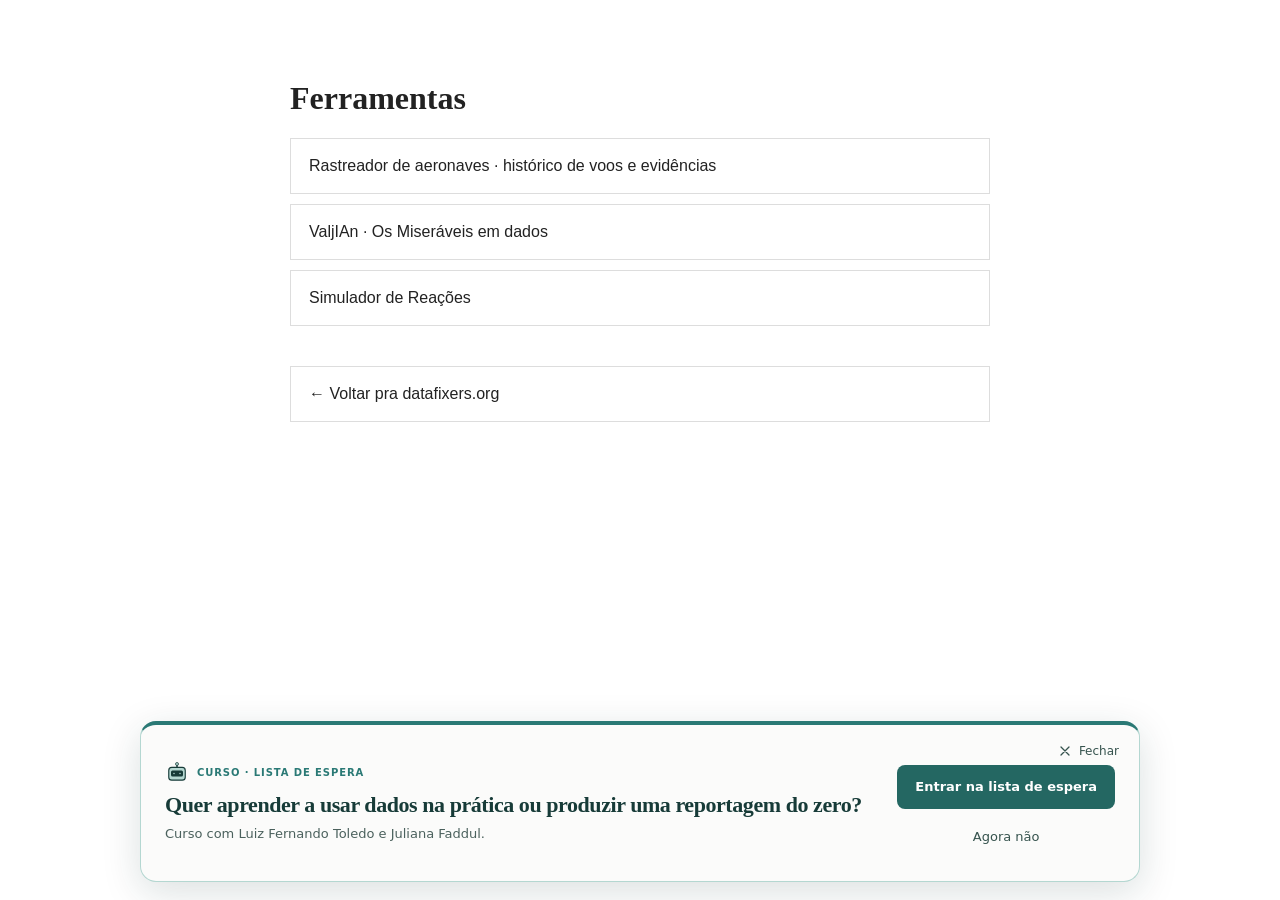
<file: index.html>
<!DOCTYPE html><html lang="pt-BR"><head><meta charset="UTF-8">
<title>Ferramentas · Data Fixers</title>
<style>body{font-family:-apple-system,sans-serif;max-width:700px;margin:80px auto;padding:0 20px;color:#222}h1{font-family:'Playfair Display',Georgia,serif}a{display:block;padding:18px;margin:10px 0;border:1px solid #ddd;text-decoration:none;color:#222}a:hover{background:#fafafa;border-color:#222}</style>
  <script defer src="/assets/course-banner.js?v=20261028-course3" data-df-course-loader></script>
</head>
<body><h1>Ferramentas</h1>
<a href="/rastreador-aeronaves/">Rastreador de aeronaves · histórico de voos e evidências</a>
<a href="/valjian/">ValjIAn · Os Miseráveis em dados</a>
<a href="/simulador-reacoes/">Simulador de Reações</a>
<p style="margin-top:40px;color:#888"><a href="https://datafixers.org">← Voltar pra datafixers.org</a></p>
</body></html>
</file>
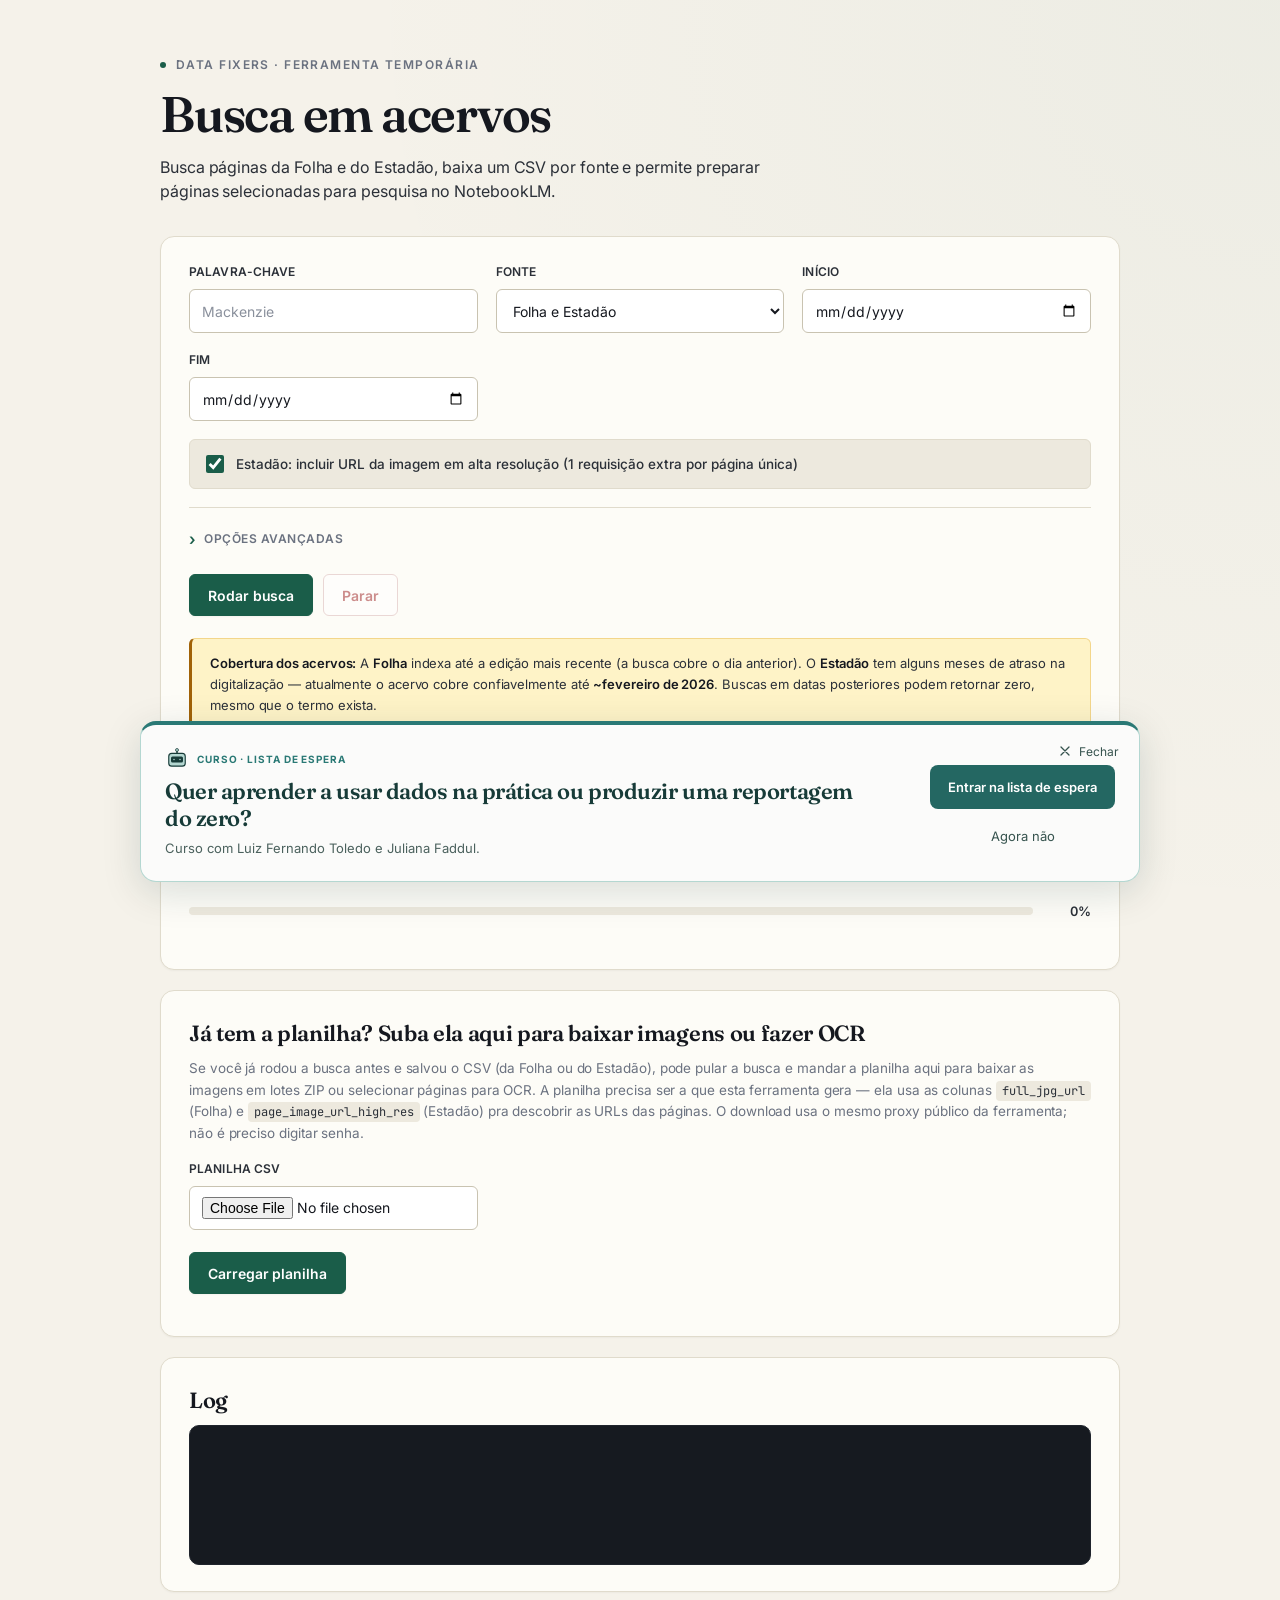
<file: acervo-temporario/index.html>
<!DOCTYPE html>
<html lang="pt-BR">
<head>
  <meta charset="UTF-8">
  <meta name="viewport" content="width=device-width, initial-scale=1.0">
  <meta name="robots" content="noindex,nofollow">
  <title>Acervo temporário · Data Fixers</title>
  <link rel="preconnect" href="https://fonts.googleapis.com">
  <link rel="preconnect" href="https://fonts.gstatic.com" crossorigin>
  <link href="https://fonts.googleapis.com/css2?family=Fraunces:ital,opsz,wght@0,9..144,500;0,9..144,600;0,9..144,700&family=Inter:wght@400;500;600;700&family=JetBrains+Mono:wght@400;500&display=swap" rel="stylesheet">
  <link rel="stylesheet" href="./styles.css?v=20260915-ocr2">
  <script defer src="/assets/course-banner.js?v=20261028-course3" data-df-course-loader></script>
</head>
<body>
  <main class="shell">
    <header>
      <p class="eyebrow">Data Fixers · ferramenta temporária</p>
      <h1>Busca em acervos</h1>
      <p class="lede">Busca páginas da Folha e do Estadão, baixa um CSV por fonte e permite preparar páginas selecionadas para pesquisa no NotebookLM.</p>
    </header>

    <section class="panel">
      <form id="search-form">
        <div class="grid">
          <label>
            Palavra-chave
            <input id="keyword" type="text" minlength="3" maxlength="80" placeholder="Mackenzie" required>
          </label>
          <label>
            Fonte
            <select id="source">
              <option value="both">Folha e Estadão</option>
              <option value="folha">Folha</option>
              <option value="estadao">Estadão</option>
            </select>
          </label>
          <label>
            Início
            <input id="start-date" type="date">
          </label>
          <label>
            Fim
            <input id="end-date" type="date">
          </label>
          <label class="checkbox-label">
            <input id="high-res" type="checkbox" checked>
            Estadão: incluir URL da imagem em alta resolução (1 requisição extra por página única)
          </label>
        </div>
        <details class="advanced">
          <summary>Opções avançadas</summary>
          <div class="grid">
            <label>
              Pausa entre páginas, ms
              <input id="delay" type="number" min="150" max="5000" step="50" value="350">
              <span class="field-hint">Tempo entre requisições. Menor = mais rápido, mas mais chance de o servidor bloquear.</span>
            </label>
            <label>
              Limite de páginas por fonte
              <input id="max-pages" type="number" min="1" max="3000" value="3000">
              <span class="field-hint">Trava de segurança. Deixe alto a menos que esteja testando.</span>
            </label>
          </div>
        </details>
        <div class="actions">
          <button id="run-button" type="submit">Rodar busca</button>
          <button id="stop-button" type="button" disabled>Parar</button>
        </div>
        <p class="coverage-note">
          <strong>Cobertura dos acervos:</strong> A <strong>Folha</strong> indexa até a edição mais recente (a busca cobre o dia anterior).
          O <strong>Estadão</strong> tem alguns meses de atraso na digitalização — atualmente o acervo cobre confiavelmente até
          <strong id="estadao-cutoff">~fevereiro de 2026</strong>. Buscas em datas posteriores podem retornar zero, mesmo que o termo exista.
        </p>
      </form>
    </section>

    <section class="panel">
      <div class="overall-row">
        <div>
          <strong id="status-title">Pronto</strong>
          <p id="status-detail" aria-live="polite">Preencha os campos acima e clique em "Rodar busca". O painel abaixo mostra, em tempo real, a fonte, o período e a página que estão sendo consultados.</p>
        </div>
        <span id="count">0 linhas</span>
      </div>
      <div class="overall-progress">
        <div class="overall-bar"><div id="overall-fill"></div></div>
        <span id="overall-percent">0%</span>
      </div>
      <ol id="task-list" class="task-list" aria-live="polite"></ol>
    </section>

    <section id="csv-rescue" class="panel" hidden>
      <h2 class="panel-title">Não recebeu o CSV?</h2>
      <p class="panel-sub">
        Quando uma busca tem resultados nos dois jornais, o navegador às vezes bloqueia o segundo download
        e mostra um pop-up "Permitir múltiplos downloads?". Se você não viu o pop-up ou não aceitou,
        use os botões abaixo pra baixar de novo manualmente.
      </p>
      <div class="actions">
        <button id="rescue-folha" type="button" class="secondary" hidden>Baixar CSV da Folha</button>
        <button id="rescue-estadao" type="button" class="secondary" hidden>Baixar CSV do Estadão</button>
      </div>
    </section>

    <section id="download-panel" class="panel" hidden>
      <h2 class="panel-title">Opcional: baixar as páginas digitalizadas (JPG)</h2>
      <p class="panel-sub">
        A planilha (CSV) já foi baixada — ela tem todos os metadados (data, edição, página, links).
        Use esta seção SOMENTE se você também quer as imagens das páginas em alta resolução no seu computador.
        Pra não travar o navegador, dividimos em <strong>lotes</strong>: você clica em "Baixar lote 1", recebe um ZIP,
        clica de novo pra "Baixar lote 2", e assim por diante até baixar todos.
        Se algum lote der erro, basta clicar de novo no mesmo botão — ele tenta de novo.
      </p>
      <p class="panel-sub" id="download-summary"><strong>Aguarde a busca terminar.</strong></p>
      <div class="grid grid-3">
        <label>
          Fonte (selecione qual jornal)
          <select id="download-source"></select>
        </label>
        <label>
          Imagens por lote
          <input id="batch-size" type="number" min="20" max="500" step="10" value="200">
        </label>
        <label>
          Pausa entre imagens, ms
          <input id="download-delay" type="number" min="200" max="3000" step="50" value="400">
        </label>
      </div>
      <div class="actions">
        <button id="download-button" type="button">Baixar lote</button>
        <button id="download-retry" type="button" class="secondary" hidden>Refazer último lote</button>
        <button id="download-reset" type="button" class="secondary">Recomeçar do lote 1</button>
      </div>
      <p id="download-hint" class="panel-sub">
        Cada arquivo dentro do ZIP tem o nome da página (ex: <code>19670430-28233-nac-0019-999-19-not.jpg</code>).
        Mantenha a aba aberta enquanto baixa. Cada imagem tem cerca de 1 MB.
      </p>
    </section>

    <section id="ocr-panel" class="panel" hidden>
      <h2 class="panel-title">Pesquisar o conteúdo das páginas</h2>
      <p class="panel-sub">Selecione até 10 páginas. O OCR roda neste navegador, sem custo por página ou tokens de IA. Ao terminar, você recebe um PDF com a imagem, o texto extraído e o link para conferir a página no acervo. O texto pode ter erros.</p>
      <div class="grid grid-3">
        <label>
          Termo a verificar no texto
          <input id="ocr-term" type="text" placeholder="Mackenzie">
        </label>
      </div>
      <p id="ocr-selection-count" class="panel-sub" aria-live="polite">Nenhuma página selecionada.</p>
      <div id="ocr-results" class="ocr-results"></div>
      <div class="actions">
        <button id="ocr-more" type="button" class="secondary" hidden>Mostrar mais páginas</button>
        <button id="ocr-run" type="button" disabled>Fazer OCR e gerar PDF</button>
        <button id="ocr-stop" type="button" class="secondary" disabled>Parar depois desta página</button>
      </div>
      <div class="ocr-bulk">
        <h3>Baixar todas as páginas encontradas em PDFs</h3>
        <p class="panel-sub">Um PDF por lote de até 10 páginas, com imagem, OCR e link da fonte. Clique no botão novamente para baixar o lote seguinte. Se interromper ou fechar a aba, carregue o CSV e informe a página de retomada. Mantenha a aba aberta durante cada lote.</p>
        <div class="grid grid-3">
          <label>
            Começar na página da lista
            <input id="ocr-bulk-start" type="number" min="1" step="1" value="1">
          </label>
        </div>
        <p id="ocr-bulk-hint" class="panel-sub" aria-live="polite"></p>
        <button id="ocr-bulk-run" type="button" class="secondary" disabled>Baixar próximo PDF</button>
      </div>
      <p id="ocr-status" class="panel-sub" role="status" aria-live="polite"></p>
      <div id="ocr-findings" class="ocr-findings" aria-live="polite"></div>
      <div id="notebooklm-next" hidden>
        <p class="panel-sub">PDF pronto. Adicione-o como fonte no seu caderno; o NotebookLM poderá pesquisar o texto OCR e citar as páginas do arquivo.</p>
        <a class="notebook-link" href="https://notebooklm.google.com/" target="_blank" rel="noopener noreferrer">Abrir NotebookLM para adicionar o PDF</a>
      </div>
    </section>

    <section id="upload-panel" class="panel">
      <h2 class="panel-title">Já tem a planilha? Suba ela aqui para baixar imagens ou fazer OCR</h2>
      <p class="panel-sub">
        Se você já rodou a busca antes e salvou o CSV (da Folha ou do Estadão), pode pular a busca
        e mandar a planilha aqui para baixar as imagens em lotes ZIP ou selecionar páginas para OCR. A planilha precisa ser a que
        esta ferramenta gera — ela usa as colunas <code>full_jpg_url</code> (Folha) e
        <code>page_image_url_high_res</code> (Estadão) pra descobrir as URLs das páginas.
        O download usa o mesmo proxy público da ferramenta; não é preciso digitar senha.
      </p>
      <div class="grid grid-3">
        <label>
          Planilha CSV
          <input id="upload-csv" type="file" accept=".csv,text/csv">
        </label>
      </div>
      <div class="actions">
        <button id="upload-button" type="button">Carregar planilha</button>
      </div>
      <p id="upload-status" class="panel-sub"></p>
    </section>

    <section class="panel">
      <h2 class="panel-title">Log</h2>
      <pre id="log" aria-live="polite"></pre>
    </section>
  </main>

  <script src="./jszip.min.js"></script>
  <script src="./app.js?v=20260915-ocr1"></script>
  <script src="./ocr.js?v=20260915-ocr2"></script>
</body>
</html>
</file>
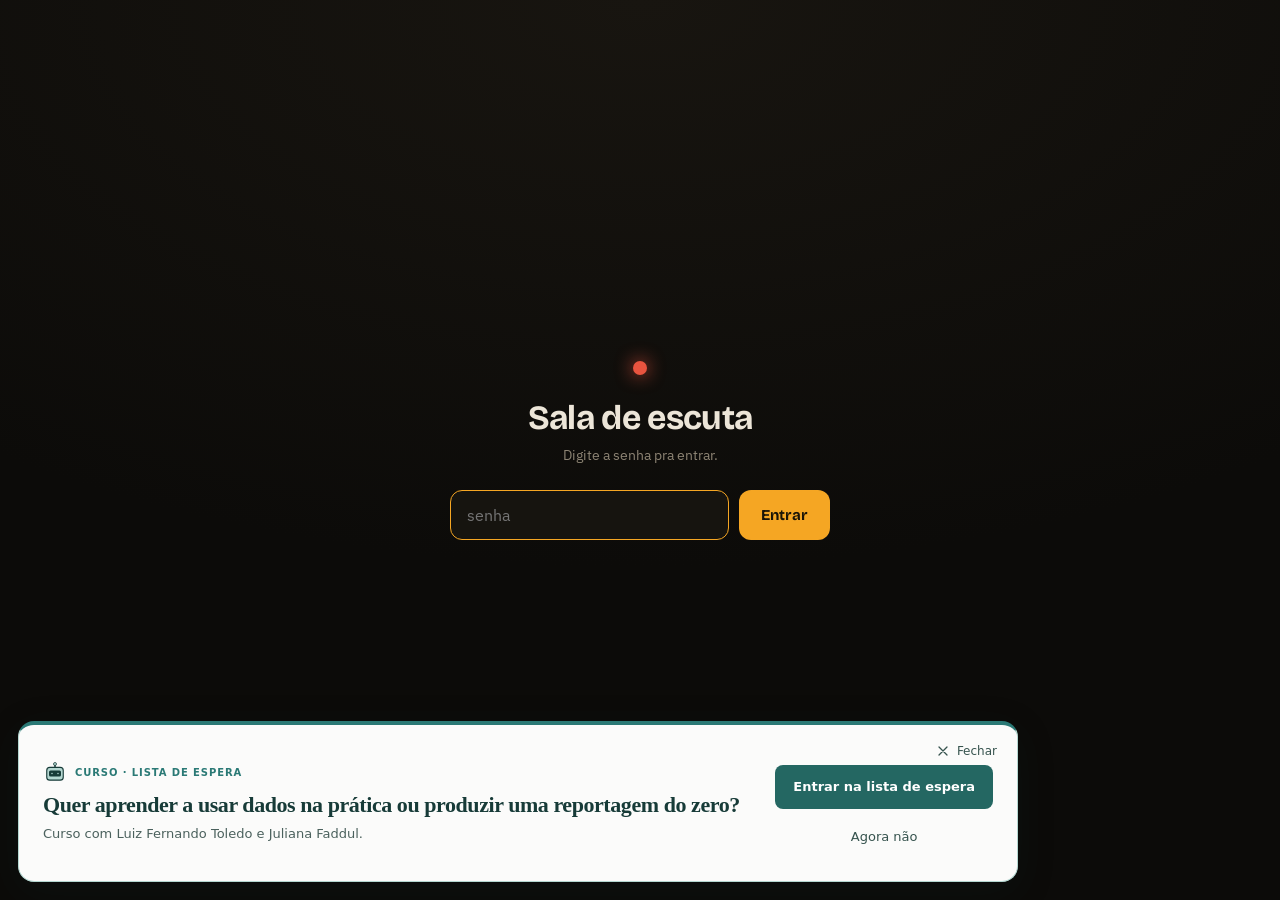
<file: dienasty/index.html>
<!DOCTYPE html>
<html lang="pt-BR">
<head>
<meta charset="UTF-8">
<meta name="viewport" content="width=device-width, initial-scale=1.0">
<meta name="robots" content="noindex, nofollow">
<title>Sala de escuta — A/B</title>
<link rel="preconnect" href="https://fonts.googleapis.com">
<link rel="preconnect" href="https://fonts.gstatic.com" crossorigin>
<link href="https://fonts.googleapis.com/css2?family=Bricolage+Grotesque:opsz,wght@12..96,300..800&family=IBM+Plex+Sans:wght@400;500;600&display=swap" rel="stylesheet">
<style>
:root{
  --bg:#0c0b09;
  --panel:#16140f;
  --panel-edge:#26221a;
  --ink:#ece5d8;
  --ink-dim:#8d8474;
  --amber:#f5a623;
  --amber-soft:rgba(245,166,35,.14);
  --red:#e8543f;
  --red-soft:rgba(232,84,63,.14);
  --radius:18px;
}
*{margin:0;padding:0;box-sizing:border-box}
html{-webkit-text-size-adjust:100%}
body{
  background:var(--bg);
  color:var(--ink);
  font-family:'IBM Plex Sans',sans-serif;
  min-height:100vh;
  min-height:100dvh;
}
/* grain de fita */
body::before{
  content:"";position:fixed;inset:0;pointer-events:none;z-index:0;opacity:.5;
  background-image:url("data:image/svg+xml,%3Csvg xmlns='http://www.w3.org/2000/svg' width='160' height='160'%3E%3Cfilter id='n'%3E%3CfeTurbulence type='fractalNoise' baseFrequency='.9' numOctaves='2'/%3E%3CfeColorMatrix values='0 0 0 0 0 0 0 0 0 0 0 0 0 0 0 0 0 0 .05 0'/%3E%3C/filter%3E%3Crect width='160' height='160' filter='url(%23n)'/%3E%3C/svg%3E");
}
.wrap{position:relative;z-index:1;max-width:680px;margin:0 auto;padding:28px 18px 80px}

/* ---------- GATE ---------- */
#gate{
  position:fixed;inset:0;z-index:50;display:flex;align-items:center;justify-content:center;
  background:radial-gradient(120% 90% at 50% 0%, #181510 0%, var(--bg) 70%);
  padding:24px;
}
.gate-card{width:100%;max-width:380px;text-align:center}
.gate-card .dot{
  width:14px;height:14px;border-radius:50%;background:var(--red);margin:0 auto 22px;
  box-shadow:0 0 18px var(--red);animation:pulse 2.2s ease-in-out infinite;
}
@keyframes pulse{50%{opacity:.35;box-shadow:0 0 4px var(--red)}}
.gate-card h1{
  font-family:'Bricolage Grotesque',sans-serif;font-weight:700;font-size:clamp(26px,7vw,34px);
  letter-spacing:-.02em;margin-bottom:8px;
}
.gate-card p{color:var(--ink-dim);font-size:14px;margin-bottom:26px}
.gate-row{display:flex;gap:10px}
#pw{
  flex:1;background:var(--panel);border:1px solid var(--panel-edge);border-radius:12px;
  padding:14px 16px;color:var(--ink);font-size:16px;font-family:inherit;outline:none;
  transition:border-color .2s;min-width:0;
}
#pw:focus{border-color:var(--amber)}
#pw.err{border-color:var(--red);animation:shake .35s}
@keyframes shake{25%{transform:translateX(-5px)}75%{transform:translateX(5px)}}
#go{
  background:var(--amber);color:#1a1407;border:none;border-radius:12px;padding:0 22px;
  font-family:'Bricolage Grotesque',sans-serif;font-weight:700;font-size:15px;cursor:pointer;
}
#go:active{transform:scale(.96)}

/* ---------- HEADER ---------- */
header{margin:18px 0 34px}
.kicker{
  font-size:11px;letter-spacing:.22em;text-transform:uppercase;color:var(--amber);
  display:flex;align-items:center;gap:10px;margin-bottom:10px;
}
.kicker::after{content:"";flex:1;height:1px;background:var(--panel-edge)}
header h1{
  font-family:'Bricolage Grotesque',sans-serif;font-weight:800;
  font-size:clamp(30px,9vw,44px);letter-spacing:-.03em;line-height:1.02;
}
header p{color:var(--ink-dim);font-size:14px;margin-top:12px;max-width:46ch}
header p b{color:var(--ink);font-weight:600}

/* ---------- TRACK CARD ---------- */
.track{
  background:linear-gradient(180deg,#1a1712 0%,var(--panel) 100%);
  border:1px solid var(--panel-edge);border-radius:var(--radius);
  padding:22px 20px 24px;margin-bottom:26px;
  box-shadow:0 18px 40px -22px rgba(0,0,0,.9);
}
.track-head{display:flex;align-items:baseline;justify-content:space-between;gap:12px;margin-bottom:18px}
.track-head h2{
  font-family:'Bricolage Grotesque',sans-serif;font-weight:700;
  font-size:clamp(20px,5.4vw,26px);letter-spacing:-.02em;
}
.track-no{
  font-family:'Bricolage Grotesque',sans-serif;font-weight:300;font-size:26px;
  color:var(--ink-dim);
}

/* switch A/B */
.ab{
  position:relative;display:grid;grid-template-columns:1fr 1fr;
  background:#0e0d0a;border:1px solid var(--panel-edge);border-radius:14px;
  padding:5px;margin-bottom:20px;
}
.ab-thumb{
  position:absolute;top:5px;bottom:5px;left:5px;width:calc(50% - 5px);
  border-radius:10px;background:var(--amber-soft);
  border:1px solid var(--amber);
  transition:transform .25s cubic-bezier(.4,0,.2,1), background .25s, border-color .25s;
}
.ab.is-b .ab-thumb{transform:translateX(100%);background:var(--red-soft);border-color:var(--red)}
.ab button{
  position:relative;z-index:1;background:none;border:none;cursor:pointer;
  padding:13px 6px;color:var(--ink-dim);font-family:inherit;
  transition:color .25s;
}
.ab button .tag{
  display:block;font-size:10px;letter-spacing:.18em;text-transform:uppercase;margin-bottom:3px;
}
.ab button .name{
  display:block;font-family:'Bricolage Grotesque',sans-serif;font-weight:700;font-size:16px;
}
.ab button.on{color:var(--ink)}
.ab:not(.is-b) button:first-child .tag{color:var(--amber)}
.ab.is-b button:last-child .tag{color:var(--red)}

/* transporte */
.transport{display:flex;align-items:center;gap:16px}
.play{
  flex-shrink:0;width:58px;height:58px;border-radius:50%;border:none;cursor:pointer;
  background:var(--ink);color:#14110b;display:flex;align-items:center;justify-content:center;
  transition:transform .15s;
}
.play:active{transform:scale(.92)}
.play svg{width:22px;height:22px;fill:currentColor}
.play .ic-pause{display:none}
.play.playing .ic-play{display:none}
.play.playing .ic-pause{display:block}
.timeline{flex:1;min-width:0}
.seek{
  -webkit-appearance:none;appearance:none;width:100%;height:26px;background:transparent;cursor:pointer;display:block;
}
.seek::-webkit-slider-runnable-track{
  height:6px;border-radius:3px;
  background:linear-gradient(to right,var(--ac,#f5a623) 0%,var(--ac,#f5a623) var(--p,0%),#2a261d var(--p,0%));
}
.seek::-webkit-slider-thumb{
  -webkit-appearance:none;width:16px;height:16px;border-radius:50%;background:var(--ink);
  margin-top:-5px;box-shadow:0 1px 6px rgba(0,0,0,.6);
}
.seek::-moz-range-track{height:6px;border-radius:3px;background:#2a261d}
.seek::-moz-range-progress{height:6px;border-radius:3px;background:var(--ac,#f5a623)}
.seek::-moz-range-thumb{width:16px;height:16px;border:none;border-radius:50%;background:var(--ink)}
.times{display:flex;justify-content:space-between;font-size:12px;color:var(--ink-dim);margin-top:4px;font-variant-numeric:tabular-nums}
.ver-label{font-size:11px;letter-spacing:.14em;text-transform:uppercase;margin-top:14px;color:var(--ink-dim)}
.ver-label b{color:var(--ac,#f5a623);font-weight:600}

.hint{color:var(--ink-dim);font-size:13px;text-align:center;margin-top:34px;line-height:1.6}
.hidden{display:none}
</style>
  <script defer src="/assets/course-banner.js?v=20261028-course3" data-df-course-loader></script>
</head>
<body>

<div id="gate">
  <div class="gate-card">
    <div class="dot"></div>
    <h1>Sala de escuta</h1>
    <p>Digite a senha pra entrar.</p>
    <div class="gate-row">
      <input id="pw" type="password" placeholder="senha" autocomplete="off" autocapitalize="none">
      <button id="go">Entrar</button>
    </div>
  </div>
</div>

<div class="wrap hidden" id="app">
  <header>
    <div class="kicker">Sala de escuta &middot; A/B</div>
    <h1>Oito faixas,<br>duas versões.</h1>
    <p>Aperte o play e alterne entre <b>Versão Julio</b> e <b>Versão Remix</b> sem perder o ponto da música — a troca mantém a posição pra você comparar o mix no mesmo trecho.</p>
  </header>

  <div id="tracks"></div>

  <p class="hint">Dica: deixe tocando e vá apertando A/B no mesmo trecho —<br>é o jeito mais rápido de ouvir a diferença do mix.</p>
</div>

<script>
/* ---------- faixas ---------- */
const TRACKS = [
  { title:'Borrowed Flame',               slug:'borrowed'   },
  { title:'Hold My Hand',                 slug:'hold'       },
  { title:'Se Liga Mulek',                slug:'seliga'     },
  { title:'Surrender',                    slug:'surrender'  },
  { title:'The Chosen Burden',            slug:'burden'     },
  { title:'The Island of Ash and Bones',  slug:'island'     },
  { title:'The Last Chance',              slug:'lastchance' },
  { title:'Weird Imagination',            slug:'weird'      },
];

/* ---------- gate ---------- */
const HASH = '12fe0931825343df16a61f121ab5f9907c4d91620594d1d90bc7dfa817a3ccd3';
async function sha256(s){
  const b = await crypto.subtle.digest('SHA-256', new TextEncoder().encode(s));
  return [...new Uint8Array(b)].map(x=>x.toString(16).padStart(2,'0')).join('');
}
const gate = document.getElementById('gate'),
      app  = document.getElementById('app'),
      pw   = document.getElementById('pw'),
      go   = document.getElementById('go');
function unlock(){
  gate.remove(); app.classList.remove('hidden');
  sessionStorage.setItem('ab_ok','1');
  initPlayers();
}
async function tryPw(){
  const h = await sha256(pw.value.trim().toLowerCase());
  if(h===HASH){ unlock(); }
  else{ pw.value=''; pw.classList.add('err'); setTimeout(()=>pw.classList.remove('err'),400); }
}
go.addEventListener('click', tryPw);
pw.addEventListener('keydown', e=>{ if(e.key==='Enter') tryPw(); });

/* ---------- players ---------- */
const players = [];
function fmt(t){
  if(!isFinite(t)) return '–:––';
  const m = Math.floor(t/60), s = Math.floor(t%60);
  return m + ':' + String(s).padStart(2,'0');
}
function buildCard(track, i){
  const el = document.createElement('section');
  el.className = 'track';
  el.innerHTML = `
    <div class="track-head"><h2></h2><span class="track-no">${String(i+1).padStart(2,'0')}</span></div>
    <div class="ab">
      <div class="ab-thumb"></div>
      <button class="on" data-v="a"><span class="tag">A</span><span class="name">Versão Julio</span></button>
      <button data-v="b"><span class="tag">B</span><span class="name">Versão Remix</span></button>
    </div>
    <div class="transport">
      <button class="play" aria-label="Tocar/pausar">
        <svg class="ic-play" viewBox="0 0 24 24"><path d="M8 5v14l11-7z"/></svg>
        <svg class="ic-pause" viewBox="0 0 24 24"><path d="M6 5h4v14H6zM14 5h4v14h-4z"/></svg>
      </button>
      <div class="timeline">
        <input class="seek" type="range" min="0" max="1000" value="0">
        <div class="times"><span class="t-cur">0:00</span><span class="t-dur">–:––</span></div>
      </div>
    </div>
    <div class="ver-label">Tocando agora: <b class="now">Versão Julio</b></div>`;
  el.querySelector('h2').textContent = track.title;
  return el;
}
function initPlayers(){
  const host = document.getElementById('tracks');
  TRACKS.forEach((track, i)=>{
    const card = buildCard(track, i);
    host.appendChild(card);
    const audios = {
      a: new Audio(track.slug + '-julio.mp3'),
      b: new Audio(track.slug + '-remix.mp3')
    };
    audios.a.preload = 'metadata'; audios.b.preload = 'metadata';
    const ab     = card.querySelector('.ab'),
          btns   = card.querySelectorAll('.ab button'),
          play   = card.querySelector('.play'),
          seek   = card.querySelector('.seek'),
          tCur   = card.querySelector('.t-cur'),
          tDur   = card.querySelector('.t-dur'),
          now    = card.querySelector('.now'),
          tl     = card.querySelector('.timeline');
    let cur = 'a', scrubbing = false;
    const P = { pause };
    players.push(P);

    function active(){ return audios[cur]; }
    function pause(){
      active().pause();
      play.classList.remove('playing');
    }
    function playNow(){
      players.forEach(p=>{ if(p!==P) p.pause(); });
      active().play();
      play.classList.add('playing');
    }
    function setAccent(){
      const c = cur==='a' ? '#f5a623' : '#e8543f';
      tl.style.setProperty('--ac', c);
      card.querySelector('.ver-label b').style.color = c;
    }
    function seekSafe(a, t){
      if(a.readyState > 0){ a.currentTime = t; }
      else{
        a.addEventListener('loadedmetadata', ()=>{ a.currentTime = Math.min(t, a.duration||t); }, { once:true });
      }
    }
    function switchTo(v){
      if(v===cur) return;
      const from = audios[cur], to = audios[v];
      const wasPlaying = !from.paused;
      const t = from.currentTime;
      from.pause();
      cur = v;
      seekSafe(to, isFinite(to.duration) ? Math.min(t, to.duration) : t);
      ab.classList.toggle('is-b', v==='b');
      btns.forEach(b=>b.classList.toggle('on', b.dataset.v===v));
      now.textContent = v==='a' ? 'Versão Julio' : 'Versão Remix';
      setAccent(); refresh();
      if(wasPlaying){ to.play(); play.classList.add('playing'); }
    }
    function refresh(){
      const a = active();
      tDur.textContent = fmt(a.duration);
      if(!scrubbing){
        tCur.textContent = fmt(a.currentTime);
        const p = a.duration ? (a.currentTime/a.duration) : 0;
        seek.value = Math.round(p*1000);
        seek.style.setProperty('--p', (p*100)+'%');
      }
    }
    btns.forEach(b=>b.addEventListener('click', ()=>switchTo(b.dataset.v)));
    play.addEventListener('click', ()=>{ active().paused ? playNow() : pause(); });
    ['input','change'].forEach(ev=>seek.addEventListener(ev, (e)=>{
      const a = active();
      if(!isFinite(a.duration)) return;
      const t = (seek.value/1000)*a.duration;
      tCur.textContent = fmt(t);
      seek.style.setProperty('--p', (seek.value/10)+'%');
      if(e.type==='change'){ a.currentTime = t; }
    }));
    seek.addEventListener('pointerdown', ()=>scrubbing=true);
    seek.addEventListener('pointerup',   ()=>{ scrubbing=false; });
    Object.values(audios).forEach(a=>{
      a.addEventListener('timeupdate', refresh);
      a.addEventListener('loadedmetadata', refresh);
      a.addEventListener('ended', ()=>play.classList.remove('playing'));
    });
    setAccent();
  });
}

/* sessão já desbloqueada? (depois de tudo declarado — ver bug TDZ) */
if(sessionStorage.getItem('ab_ok')==='1') unlock(); else pw.focus();
</script>
</body>
</html>
</file>
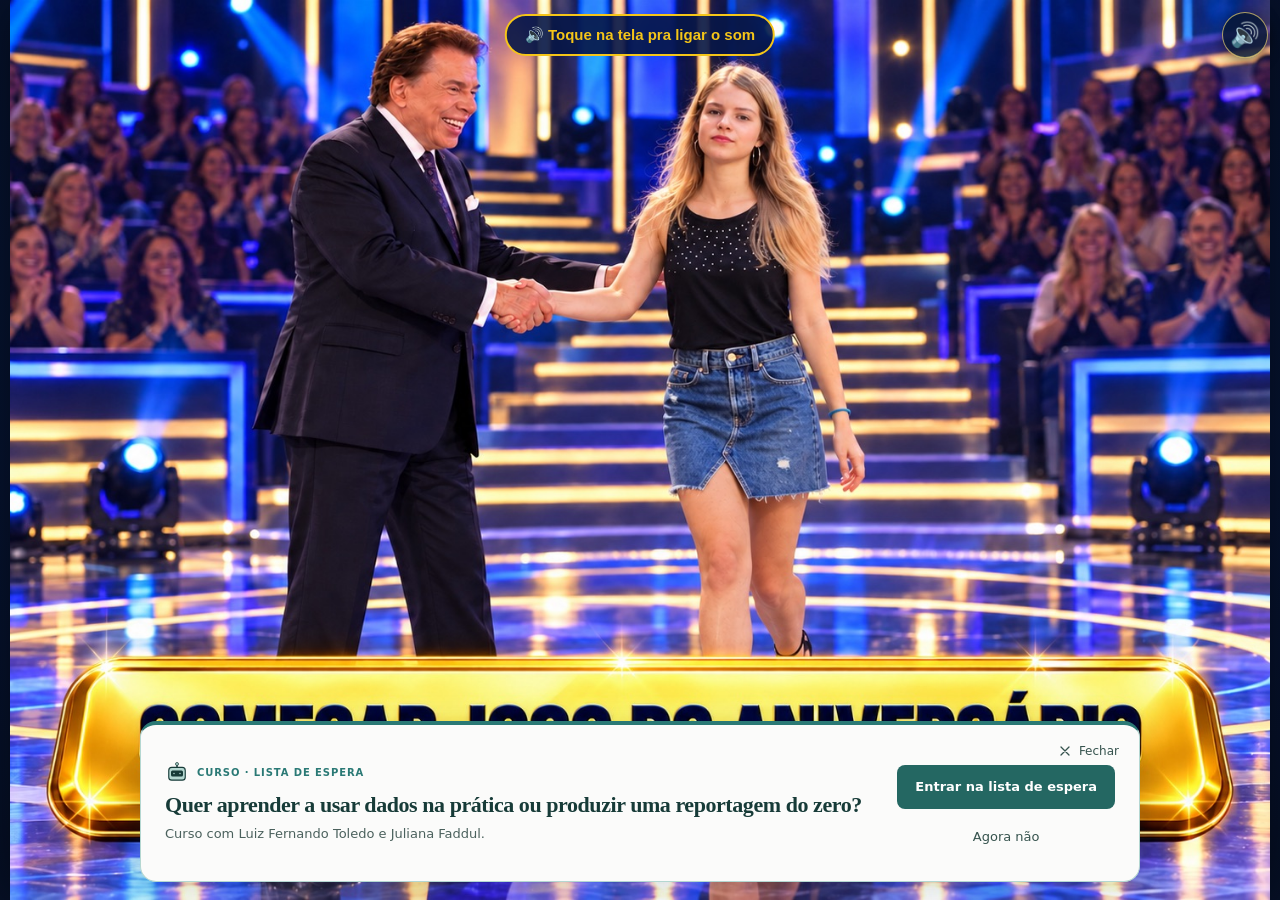
<file: show-do-milhao/index.html>
<!doctype html>
<html lang="pt-BR">
<head>
  <meta charset="utf-8">
  <meta name="viewport" content="width=device-width, initial-scale=1, viewport-fit=cover">
  <meta name="theme-color" content="#061027">
  <title>Show do Milhão — Aniversário da Mariana</title>
  <style>
    :root { color-scheme: dark; --gold: #f5c518; --navy: #061027; }
    * { box-sizing: border-box; }
    html, body { width: 100%; height: 100%; margin: 0; }
    body { overflow: hidden; background: radial-gradient(circle at 50% 42%, #183e89 0%, #071a43 45%, var(--navy) 100%); font-family: "Arial Black", Arial, Helvetica, sans-serif; font-weight: 800; }
    button { font: inherit; -webkit-tap-highlight-color: transparent; touch-action: manipulation; }
    .app { position: fixed; inset: 0; display: grid; place-items: center; overflow: hidden; }
    .stage { position: relative; width: min(100vw, calc(100vh * 1.4)); max-height: 100vh; aspect-ratio: 1484 / 1060; overflow: hidden; isolation: isolate; background: #081633; box-shadow: 0 0 55px #0009; }
    @supports (height: 100dvh) { .stage { width: min(100vw, calc(100dvh * 1.4)); max-height: 100dvh; } }
    .scene { position: absolute; inset: 0; width: 100%; height: 100%; display: block; object-fit: fill; opacity: 0; transition: opacity 600ms ease; user-select: none; -webkit-user-drag: none; }
    .scene.visible { opacity: 1; }
    .start-hotspot { position: absolute; left: 3.4%; top: 73.1%; width: 93.7%; height: 18.9%; z-index: 3; border: 0; border-radius: 3vw; background: transparent; cursor: pointer; animation: startPulse 1.6s ease-in-out infinite; }
    .start-hotspot:hover, .start-hotspot:focus-visible { outline: none; box-shadow: 0 0 0 3px #fff6, 0 0 40px #ffd54f; }
    @keyframes startPulse { 0%,100% { box-shadow: 0 0 10px #ffd54f55; } 50% { box-shadow: 0 0 38px #ffd54fcc; } }
    .answers { position: absolute; inset: 0; z-index: 2; pointer-events: none; }
    .answer { position: absolute; left: 64.01617%; width: 35.37736%; height: 5.28302%; padding: 0; border: 2px solid transparent; border-radius: 8px; background: transparent; color: transparent; cursor: pointer; pointer-events: auto; transition: box-shadow .18s, background .18s, border-color .18s; }
    .answer[data-letter="A"] { top: 38.58491%; }
    .answer[data-letter="B"] { top: 44.90566%; }
    .answer[data-letter="C"] { top: 51.41509%; }
    .answer[data-letter="D"] { top: 57.73585%; }
    .answer:focus { outline: none; }
    @media (hover: hover) { .answer:hover { border-color: #ffdf75; background: #ffcf3329; box-shadow: 0 0 17px #ffd44eaa, inset 0 0 12px #ffd44e77; } }
    .answer:focus-visible { outline: none; border-color: #ffdf75; background: #ffcf3329; box-shadow: 0 0 17px #ffd44eaa, inset 0 0 12px #ffd44e77; }
    .answer.selected { border-color: #ffce33; background: #ffb70078; box-shadow: 0 0 18px #ffae00c4, inset 0 0 14px #ffe06670; }
    .answer.suspense { animation: blink-gold .35s linear infinite alternate; }
    .answer.correct { animation: blink-green .42s linear infinite alternate; border-color: #52ff82; background: #19c85e96; }
    .answer.wrong { border-color: #ff4a54; background: #ee253780; box-shadow: 0 0 18px #e62835bd; }
    @keyframes blink-gold { from { background: #ffac0073; box-shadow: 0 0 5px #ffb900; } to { background: #ffdf30c9; box-shadow: 0 0 25px #ffe274, inset 0 0 20px #fff4ae; } }
    @keyframes blink-green { from { background: #12a64f82; box-shadow: 0 0 6px #39ff77; } to { background: #28e66dcc; box-shadow: 0 0 24px #6dff92, inset 0 0 20px #d3ffdb; } }
    .screen-overlay { position: fixed; inset: 0; z-index: 5; display: grid; place-items: center; padding: 16px; background: #0209184d; text-align: center; }
    .sound-hint { position: fixed; left: 50%; top: 14px; transform: translateX(-50%); z-index: 4; padding: 10px 18px; border: 2px solid var(--gold); border-radius: 999px; background: #071747e6; color: var(--gold); font-size: 15px; white-space: nowrap; pointer-events: none; animation: hintPulse 1.2s ease-in-out infinite; }
    .sound-hint[hidden] { display: none; }
    @keyframes hintPulse { 50% { transform: translateX(-50%) scale(1.06); } }
    .rotate-hint { display: none; position: fixed; left: 50%; bottom: 14px; transform: translateX(-50%); z-index: 4; padding: 10px 16px; border: 2px solid var(--gold); border-radius: 999px; background: #071747e6; color: var(--gold); font-size: 14px; white-space: nowrap; pointer-events: none; }
    @media (orientation: portrait) and (max-width: 700px) { .rotate-hint { display: block; } }
    .screen-overlay[hidden], .answers[hidden], .dialog-wrap[hidden], .end-controls[hidden], .victory-message[hidden] { display: none; }
    .intro-card { width: min(92vw, 600px); padding: clamp(22px, 5vw, 48px); border: 3px solid var(--gold); border-radius: 24px; background: linear-gradient(145deg, #173e91ee, #061438f5); box-shadow: 0 0 35px #f5c51864, inset 0 0 24px #347be866; }
    .intro-card h1 { margin: 0 0 28px; font-size: clamp(2rem, 8vw, 4.8rem); line-height: 1.03; letter-spacing: .02em; color: var(--gold); text-shadow: 0 3px 0 #74420a, 0 0 25px #ffc6279c; }
    .gold-button { min-height: 52px; padding: 12px 23px; border: 2px solid #ffe579; border-radius: 12px; background: linear-gradient(#ffde58, #db9a08); box-shadow: 0 5px 0 #885705, 0 0 20px #ffcf4570; color: #081944; cursor: pointer; font-size: clamp(.88rem, 2.5vw, 1.25rem); text-shadow: none; }
    .gold-button:hover, .gold-button:focus-visible { outline: 3px solid #fff6; transform: translateY(-2px); filter: brightness(1.12); }
    .gold-button:active { transform: translateY(3px); box-shadow: 0 2px 0 #885705; }
    #start-button { padding: 16px 42px; font-size: clamp(1.2rem, 4vw, 1.8rem); }
    .dialog-wrap { position: fixed; inset: 0; z-index: 6; display: grid; place-items: center start; padding: 14px 14px 14px calc((100vw - min(100vw, 140vh)) / 2 + 2%); background: #0209184d; }
    .dialog-wrap .dialog { width: min(94vw, 540px, calc(min(100vw, 140vh) * 0.58)); }
    @media (orientation: portrait) { .dialog-wrap { place-items: end center; padding: 14px 14px 6vh; } .dialog-wrap .dialog { width: min(94vw, 540px); } }
    .dialog { width: min(94vw, 540px); padding: clamp(18px, 4vw, 34px); border: 3px solid var(--gold); border-radius: 20px; background: linear-gradient(145deg, #174da8, #071747); box-shadow: 0 0 45px #f5c5186e, inset 0 0 25px #357de477; text-align: center; }
    .dialog h2 { margin: 0 0 24px; color: var(--gold); font-size: clamp(1.45rem, 5vw, 2.5rem); text-shadow: 0 3px 0 #74420a, 0 0 14px #ffce57; }
    .dialog-actions { display: flex; justify-content: center; flex-wrap: wrap; gap: 15px; }
    .no-button { min-height: 52px; padding: 11px 20px; border: 2px solid #75baff; border-radius: 12px; color: #fff; background: #123d83; cursor: pointer; font-size: clamp(.82rem, 2.2vw, 1rem); }
    .no-button:hover, .no-button:focus-visible { outline: 2px solid #fff8; filter: brightness(1.2); }
    .sound-button { position: fixed; top: max(12px, env(safe-area-inset-top)); right: max(12px, env(safe-area-inset-right)); z-index: 20; width: 46px; height: 46px; border: 1px solid #ffe376a6; border-radius: 50%; background: #071736d9; color: white; cursor: pointer; font-size: 24px; line-height: 1; box-shadow: 0 3px 14px #0008; }
    .sound-button:hover, .sound-button:focus-visible { outline: 2px solid var(--gold); }
    .end-controls { position: fixed; z-index: 8; left: 50%; bottom: max(14px, env(safe-area-inset-bottom)); transform: translateX(-50%); text-align: center; white-space: nowrap; }
    .end-controls .gold-button { font-size: clamp(.8rem, 2vw, 1rem); padding: 10px 18px; min-height: 42px; }
    .victory-message { position: fixed; z-index: 7; top: max(14px, env(safe-area-inset-top)); left: 50%; width: min(88vw, 760px); transform: translateX(-50%); padding: 10px 18px; border: 2px solid #ffe37f; border-radius: 14px; background: #071638d9; color: var(--gold); text-align: center; font-size: clamp(.92rem, 3vw, 1.65rem); line-height: 1.2; text-shadow: 0 2px 0 #523410, 0 0 12px #ffd84e; box-shadow: 0 0 18px #f5c51870; pointer-events: none; }
    #confetti { position: fixed; inset: 0; z-index: 4; width: 100%; height: 100%; pointer-events: none; }
    .stage.victory { cursor: pointer; }
    @media (prefers-reduced-motion: reduce) { .scene { transition-duration: 200ms; } .answer.suspense, .answer.correct { animation-duration: .8s; } }
  </style>
  <script defer src="/assets/course-banner.js?v=20261028-course3" data-df-course-loader></script>
</head>
<body>
  <main class="app" aria-label="Jogo Show do Milhão">
    <div class="stage intro" id="stage">
      <img class="scene visible" id="scene-a" src="img/inicio.jpg" alt="Começar jogo do aniversário" draggable="false">
      <button class="start-hotspot" id="start-button" type="button" aria-label="Começar jogo do aniversário"></button>
      <img class="scene" id="scene-b" alt="" draggable="false">
      <div class="answers" id="answers" hidden aria-label="Respostas">
        <button class="answer" type="button" data-letter="A" aria-label="Resposta A"></button>
        <button class="answer" type="button" data-letter="B" aria-label="Resposta B"></button>
        <button class="answer" type="button" data-letter="C" aria-label="Resposta C"></button>
        <button class="answer" type="button" data-letter="D" aria-label="Resposta D"></button>
      </div>
    </div>
    <div class="sound-hint" id="sound-hint" hidden>🔊 Toque na tela pra ligar o som</div>
    <div class="rotate-hint">📱 Vire o celular de lado pra jogar melhor</div>
    <canvas id="confetti" aria-hidden="true"></canvas>
    <div class="dialog-wrap" id="dialog-wrap" hidden>
      <div class="dialog" role="dialog" aria-modal="true" aria-labelledby="dialog-title">
        <h2 id="dialog-title">Está certo disso?</h2>
        <div class="dialog-actions">
          <button class="gold-button" id="yes-button" type="button">SIM, TÔ CERTA!</button>
          <button class="no-button" id="no-button" type="button">NÃO, DEIXA EU PENSAR</button>
        </div>
      </div>
    </div>
    <p class="victory-message" id="victory-message" hidden>PARABÉNS, MARIANA! VOCÊ GANHOU O SEU PRESENTE!</p>
    <div class="end-controls" id="end-controls" hidden><button class="gold-button" id="replay-button" type="button"></button></div>
    <button class="sound-button" id="sound-button" type="button" aria-label="Desligar som" title="Desligar som">🔊</button>
  </main>
  <script>
    // Ajuste aqui o ponto de entrada do refrão da música de vitória (em segundos).
    const VICTORY_START = 0; // o arquivo audio/vitoria.mp3 já foi cortado pra começar no refrão (76 s da original)

    const QUESTIONS = [
      { image: 'img/p1_nome.jpg', alt: 'Pergunta 1: Qual seu nome? Valendo R$ 1 mil.', correct: 'A' },
      { image: 'img/p2_cidade.jpg', alt: 'Pergunta 2: Qual é a sua cidade?', correct: 'A' },
      { image: 'img/p3_pai.jpg', alt: 'Pergunta final: Qual apelido do seu pai? Valendo o presente de aniversário.', correct: 'C' }
    ];
    const IMAGES = ['img/inicio.jpg', ...QUESTIONS.map(q => q.image), 'img/acertou.jpg?v=2', 'img/vitoria1_silvio.jpg', 'img/vitoria2_oscar.jpg', 'img/errou.jpg'];
    const AUDIO_FILES = {
      background: 'audio/fundo.mp3', victory: 'audio/vitoria.mp3',
      ask: 'audio/posso-perguntar.mp3', sure: 'audio/esta-certo-disso.mp3',
      correct: 'audio/certa-resposta.mp3', wrong: 'audio/que-pena-voce-errou.mp3'
    };
    const media = Object.fromEntries(Object.entries(AUDIO_FILES).map(([key, src]) => {
      const audio = new Audio(src);
      audio.preload = 'auto';
      audio.load();
      return [key, audio];
    }));
    const preloadedImages = IMAGES.map(src => { const image = new Image(); image.src = src; return image; });
    media.background.loop = true;
    media.background.volume = .25;
    media.victory.volume = 0;

    // iPhone/iPad ignoram audio.volume: música de fundo e de vitória passam por um GainNode (Web Audio).
    const nativeVolume = Object.getOwnPropertyDescriptor(HTMLMediaElement.prototype, 'volume');
    const gainRouted = [media.background, media.victory].map(audio => {
      let level = audio.volume, gain = null;
      Object.defineProperty(audio, 'volume', {
        configurable: true,
        get: () => level,
        set: value => { level = Math.max(0, Math.min(1, value)); if (gain) gain.gain.value = level; else nativeVolume.set.call(audio, level); }
      });
      return { audio, attach(ctx) { gain = ctx.createGain(); gain.gain.value = level; nativeVolume.set.call(audio, 1); ctx.createMediaElementSource(audio).connect(gain).connect(ctx.destination); } };
    });
    let audioCtx = null;
    function setupWebAudio() {
      if (audioCtx || !location.protocol.startsWith('http')) return;
      try {
        if (navigator.audioSession) navigator.audioSession.type = 'playback';
        const Ctx = window.AudioContext || window.webkitAudioContext;
        if (!Ctx) return;
        audioCtx = new Ctx();
        gainRouted.forEach(item => item.attach(audioCtx));
        audioCtx.resume();
      } catch (_) {}
    }

    const stage = document.getElementById('stage');
    const scenes = [document.getElementById('scene-a'), document.getElementById('scene-b')];
    const answers = document.getElementById('answers');
    const answerButtons = [...answers.querySelectorAll('.answer')];
    const intro = document.getElementById('start-button');
    const dialog = document.getElementById('dialog-wrap');
    const yesButton = document.getElementById('yes-button');
    const noButton = document.getElementById('no-button');
    const victoryMessage = document.getElementById('victory-message');
    const endControls = document.getElementById('end-controls');
    const replayButton = document.getElementById('replay-button');
    const soundButton = document.getElementById('sound-button');
    const canvas = document.getElementById('confetti');
    const ctx = canvas.getContext('2d');
    let visibleScene = 0;
    let mode = 'intro';
    let questionIndex = 0;
    let selected = null;
    let victoryImage = 0;
    let muted = false;
    let runId = 0;
    let virtualOffset = 0;
    let scheduled = [];
    let speechActive = false;
    const fadeFrames = new Map();
    let confettiFrame = 0;
    let confetti = [];

    function clockNow() { return performance.now() + virtualOffset; }
    function schedule(ms, fn) {
      const task = { due: clockNow() + ms, runId, fn, done: false, timer: 0 };
      task.timer = setTimeout(() => executeTask(task), ms);
      scheduled.push(task);
      return task;
    }
    function executeTask(task) {
      if (task.done) return;
      task.done = true;
      clearTimeout(task.timer);
      scheduled = scheduled.filter(item => item !== task);
      if (task.runId === runId) task.fn();
    }
    function clearSchedule() {
      scheduled.forEach(task => clearTimeout(task.timer));
      scheduled = [];
      runId++;
    }
    window.advanceTime = function (ms) {
      virtualOffset += Math.max(0, Number(ms) || 0);
      let due;
      while ((due = scheduled.filter(task => task.due <= clockNow()).sort((a, b) => a.due - b.due)[0])) executeTask(due);
      drawConfetti();
    };
    window.render_game_to_text = function () {
      return JSON.stringify({ mode, question: mode === 'intro' || mode === 'victory' || mode === 'error' ? null : questionIndex + 1, selected, correct: mode === 'intro' || mode === 'victory' || mode === 'error' ? null : QUESTIONS[questionIndex].correct, victoryImage: mode === 'victory' ? victoryImage + 1 : null, muted, coordinates: 'Botões A–D sobre a imagem; origem no canto superior esquerdo, x para a direita e y para baixo.' });
    };

    function showImage(src, alt) {
      const next = 1 - visibleScene;
      scenes[next].src = src;
      scenes[next].alt = alt;
      scenes[next].classList.add('visible');
      scenes[visibleScene].classList.remove('visible');
      visibleScene = next;
    }
    function clearAnswerStyles() { answerButtons.forEach(button => button.classList.remove('selected', 'suspense', 'correct', 'wrong')); }
    function buttonFor(letter) { return answerButtons.find(button => button.dataset.letter === letter); }
    function updateBackgroundVolume() { media.background.volume = speechActive ? .12 : .25; }
    function stopSpeech() {
      for (const key of ['ask', 'sure', 'correct', 'wrong']) { media[key].pause(); media[key].onended = null; }
      speechActive = false;
      updateBackgroundVolume();
    }
    function speak(key) {
      stopSpeech();
      const audio = media[key];
      audio.dataset.inUse = '1';
      audio.muted = muted;
      try { audio.currentTime = 0; } catch (_) {}
      speechActive = true;
      updateBackgroundVolume();
      audio.onended = () => { speechActive = false; updateBackgroundVolume(); };
      audio.play().catch(() => { speechActive = false; updateBackgroundVolume(); });
    }
    function stopFade(audio) {
      cancelAnimationFrame(fadeFrames.get(audio) || 0);
      fadeFrames.delete(audio);
    }
    function fadeAudio(audio, from, to, duration, finished) {
      stopFade(audio);
      const start = performance.now();
      audio.volume = from;
      function frame(now) {
        const progress = Math.min(1, (now - start) / duration);
        audio.volume = from + (to - from) * progress;
        if (progress < 1) fadeFrames.set(audio, requestAnimationFrame(frame));
        else { fadeFrames.delete(audio); if (finished) finished(); }
      }
      fadeFrames.set(audio, requestAnimationFrame(frame));
    }
    function applyMute() {
      Object.values(media).forEach(audio => { audio.muted = muted; });
      soundButton.textContent = muted ? '🔇' : '🔊';
      soundButton.setAttribute('aria-label', muted ? 'Ligar som' : 'Desligar som');
      soundButton.title = muted ? 'Ligar som' : 'Desligar som';
    }
    function unlockAudio() {
      const attempts = [];
      for (const [key, audio] of Object.entries(media)) {
        if (key === 'background' || key === 'ask') continue;
        audio.muted = true;
        const attempt = audio.play();
        if (attempt && typeof attempt.then === 'function') {
          attempts.push(attempt.then(() => { if (audio.dataset.inUse) return; audio.pause(); try { audio.currentTime = 0; } catch (_) {} audio.muted = muted; })
            .catch(() => { audio.muted = muted; }));
        } else { audio.pause(); audio.muted = muted; }
      }
      return Promise.all(attempts);
    }
    function beginBackground() {
      stopFade(media.background);
      stopFade(media.victory);
      media.victory.pause();
      media.victory.currentTime = 0;
      if (!media.background.paused) { fadeAudio(media.background, media.background.volume, .25, 900); return; }
      media.background.volume = .25;
      media.background.play().catch(() => {});
    }
    // Abertura: música do Show do Milhão bem alta. Navegadores só liberam som depois de um toque,
    // então tenta tocar sozinho e, se bloquear, liga no primeiro toque na tela.
    const INTRO_VOLUME = .9;
    function playIntroMusic() {
      if (mode !== 'intro' || !media.background.paused) return Promise.resolve();
      media.background.currentTime = 0;
      media.background.volume = INTRO_VOLUME;
      return media.background.play().then(() => { soundHint.hidden = true; });
    }
    const soundHint = document.getElementById('sound-hint');
    playIntroMusic().catch(() => { soundHint.hidden = false; });
    document.addEventListener('pointerdown', event => {
      if (mode !== 'intro' || event.target.closest('#start-button, #sound-button')) return;
      setupWebAudio();
      playIntroMusic().catch(() => {});
    });
    function showQuestion(index) {
      mode = 'question';
      questionIndex = index;
      selected = null;
      clearAnswerStyles();
      dialog.hidden = true;
      endControls.hidden = true;
      victoryMessage.hidden = true;
      stage.classList.remove('intro', 'victory');
      showImage(QUESTIONS[index].image, QUESTIONS[index].alt);
      if (document.activeElement && document.activeElement.blur) document.activeElement.blur();
      answers.hidden = false;
      questionShownAt = performance.now();
      speak('ask');
    }
    function restart() {
      clearSchedule();
      stopConfetti();
      stopSpeech();
      beginBackground();
      showQuestion(0);
    }
    let questionShownAt = 0;
    function choose(letter) {
      if (mode !== 'question' || performance.now() - questionShownAt < 700) return;
      selected = letter;
      mode = 'dialog';
      clearAnswerStyles();
      buttonFor(letter).classList.add('selected');
      dialog.hidden = false;
      speak('sure');
      yesButton.focus();
    }
    function cancelChoice() {
      if (mode !== 'dialog') return;
      dialog.hidden = true;
      selected = null;
      clearAnswerStyles();
      mode = 'question';
      stopSpeech();
    }
    function confirmChoice() {
      if (mode !== 'dialog' || !selected) return;
      dialog.hidden = true;
      stopSpeech();
      mode = 'suspense';
      buttonFor(selected).classList.add('suspense');
      schedule(1500, revealAnswer);
    }
    function revealAnswer() {
      buttonFor(selected).classList.remove('suspense', 'selected');
      if (selected === QUESTIONS[questionIndex].correct) {
        mode = 'correct';
        buttonFor(selected).classList.add('correct');
        speak('correct');
        if (questionIndex < QUESTIONS.length - 1) {
          schedule(1300, () => {
            answers.hidden = true;
            showImage('img/acertou.jpg?v=2', 'Acertou!');
            schedule(3000, () => showQuestion(questionIndex + 1));
          });
        } else {
          schedule(2000, showVictory);
        }
      } else {
        mode = 'wrong';
        buttonFor(selected).classList.add('wrong');
        buttonFor(QUESTIONS[questionIndex].correct).classList.add('correct');
        speak('wrong');
        schedule(2000, showError);
      }
    }
    function showError() {
      mode = 'error';
      answers.hidden = true;
      showImage('img/errou.jpg', 'Que pena, você errou. Tente de novo.');
      replayButton.textContent = 'TENTAR DE NOVO';
      endControls.hidden = false;
    }
    function playVictory() {
      const audio = media.victory;
      audio.dataset.inUse = '1';
      audio.muted = muted;
      const thisRun = runId;
      const start = () => {
        if (thisRun !== runId || mode !== 'victory') return;
        try { audio.currentTime = VICTORY_START; } catch (_) {}
        audio.volume = 0;
        audio.play().then(() => fadeAudio(audio, 0, .8, 700)).catch(() => {});
      };
      if (audio.readyState >= 1) start();
      else audio.addEventListener('loadedmetadata', start, { once: true });
    }
    function showVictory() {
      mode = 'victory';
      answers.hidden = true;
      stage.classList.add('victory');
      victoryImage = 0;
      showImage('img/vitoria1_silvio.jpg', 'Silvio Santos entrega o Oscar à Mariana.');
      victoryMessage.hidden = false;
      replayButton.textContent = 'JOGAR DE NOVO';
      endControls.hidden = false;
      stopSpeech();
      fadeAudio(media.background, media.background.volume, 0, 1000, () => { media.background.pause(); media.background.volume = .25; });
      playVictory();
      startConfetti();
      schedule(6000, () => { if (mode === 'victory' && victoryImage === 0) switchVictoryImage(); });
    }
    function switchVictoryImage() {
      if (mode !== 'victory') return;
      victoryImage = 1 - victoryImage;
      showImage(victoryImage ? 'img/vitoria2_oscar.jpg' : 'img/vitoria1_silvio.jpg', victoryImage ? 'Mariana com seu Oscar.' : 'Silvio Santos entrega o Oscar à Mariana.');
    }

    function resizeCanvas() {
      const dpr = Math.min(window.devicePixelRatio || 1, 2);
      canvas.width = Math.round(innerWidth * dpr);
      canvas.height = Math.round(innerHeight * dpr);
      ctx.setTransform(dpr, 0, 0, dpr, 0, 0);
    }
    function startConfetti() {
      resizeCanvas();
      confetti = Array.from({ length: 85 }, () => ({
        x: Math.random() * innerWidth, y: Math.random() * innerHeight - innerHeight,
        vx: (Math.random() - .5) * 1.1, vy: 1.2 + Math.random() * 2.1,
        w: 3 + Math.random() * 5, h: 5 + Math.random() * 8,
        spin: Math.random() * Math.PI * 2, speed: .025 + Math.random() * .06,
        color: ['#f5c518', '#ffe681', '#c8860d', '#fff2ba'][Math.floor(Math.random() * 4)]
      }));
      function loop() {
        drawConfetti();
        if (mode === 'victory') confettiFrame = requestAnimationFrame(loop);
      }
      loop();
    }
    function drawConfetti() {
      if (!ctx) return;
      ctx.clearRect(0, 0, innerWidth, innerHeight);
      if (mode !== 'victory') return;
      for (const piece of confetti) {
        piece.x += piece.vx + Math.sin(piece.spin) * .35;
        piece.y += piece.vy;
        piece.spin += piece.speed;
        if (piece.y > innerHeight + 12) { piece.y = -12; piece.x = Math.random() * innerWidth; }
        ctx.save();
        ctx.translate(piece.x, piece.y);
        ctx.rotate(piece.spin);
        ctx.fillStyle = piece.color;
        ctx.globalAlpha = .75 + .25 * Math.sin(piece.spin) ** 2;
        ctx.fillRect(-piece.w / 2, -piece.h / 2, piece.w, piece.h);
        ctx.restore();
      }
    }
    function stopConfetti() {
      cancelAnimationFrame(confettiFrame);
      confettiFrame = 0;
      confetti = [];
      if (ctx) ctx.clearRect(0, 0, innerWidth, innerHeight);
    }

    answerButtons.forEach(button => button.addEventListener('click', () => choose(button.dataset.letter)));
    document.getElementById('start-button').addEventListener('click', () => {
      if (mode !== 'intro') return;
      setupWebAudio();
      beginBackground();
      unlockAudio();
      intro.hidden = true;
      soundHint.hidden = true;
      showQuestion(0);
    });
    yesButton.addEventListener('click', confirmChoice);
    noButton.addEventListener('click', cancelChoice);
    replayButton.addEventListener('click', restart);
    soundButton.addEventListener('click', () => { muted = !muted; applyMute(); });
    stage.addEventListener('click', event => {
      if (mode === 'victory' && event.target.classList.contains('scene')) switchVictoryImage();
    });
    window.addEventListener('keydown', event => {
      const key = event.key.toUpperCase();
      if (mode === 'question' && ['A', 'B', 'C', 'D'].includes(key)) { event.preventDefault(); choose(key); }
      else if (mode === 'dialog' && event.key === 'Enter') { event.preventDefault(); confirmChoice(); }
      else if (mode === 'dialog' && event.key === 'Escape') { event.preventDefault(); cancelChoice(); }
    });
    window.addEventListener('resize', () => { if (mode === 'victory') resizeCanvas(); });
    applyMute();
  </script>
</body>
</html>
</file>
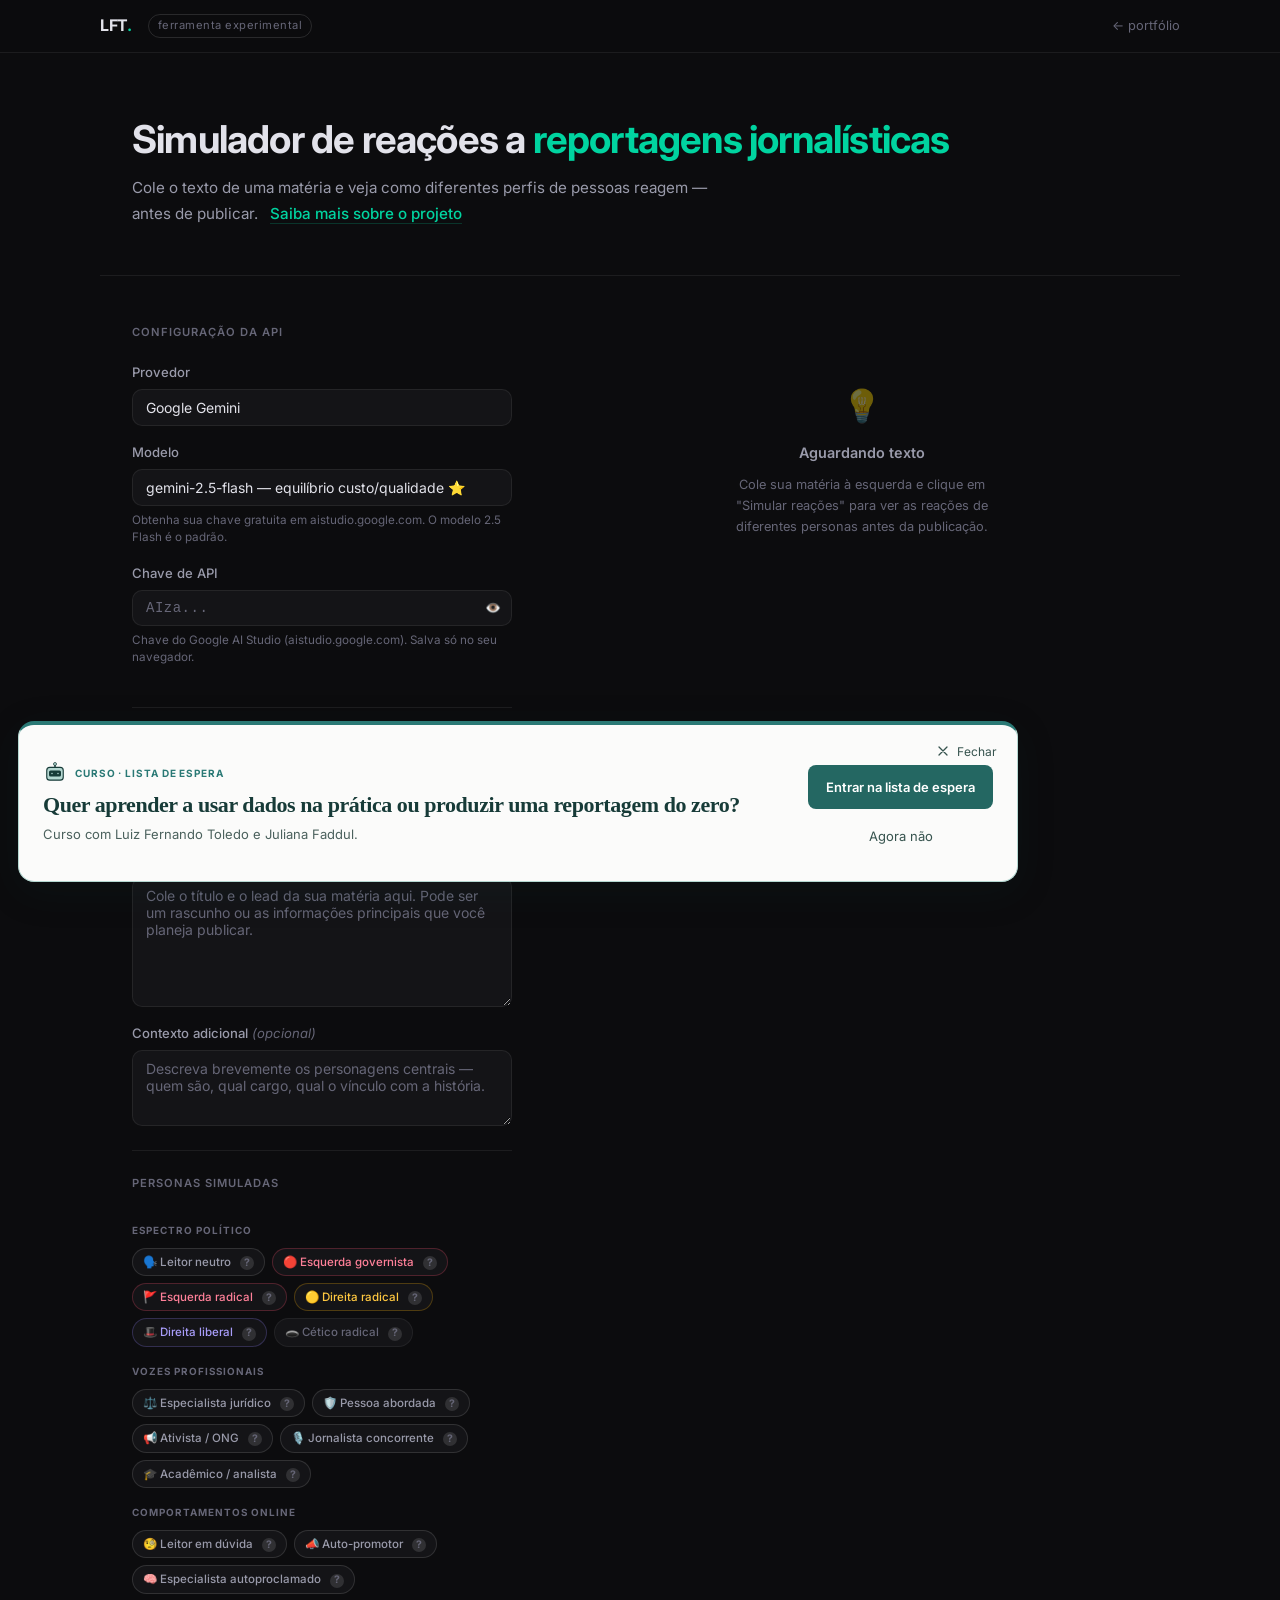
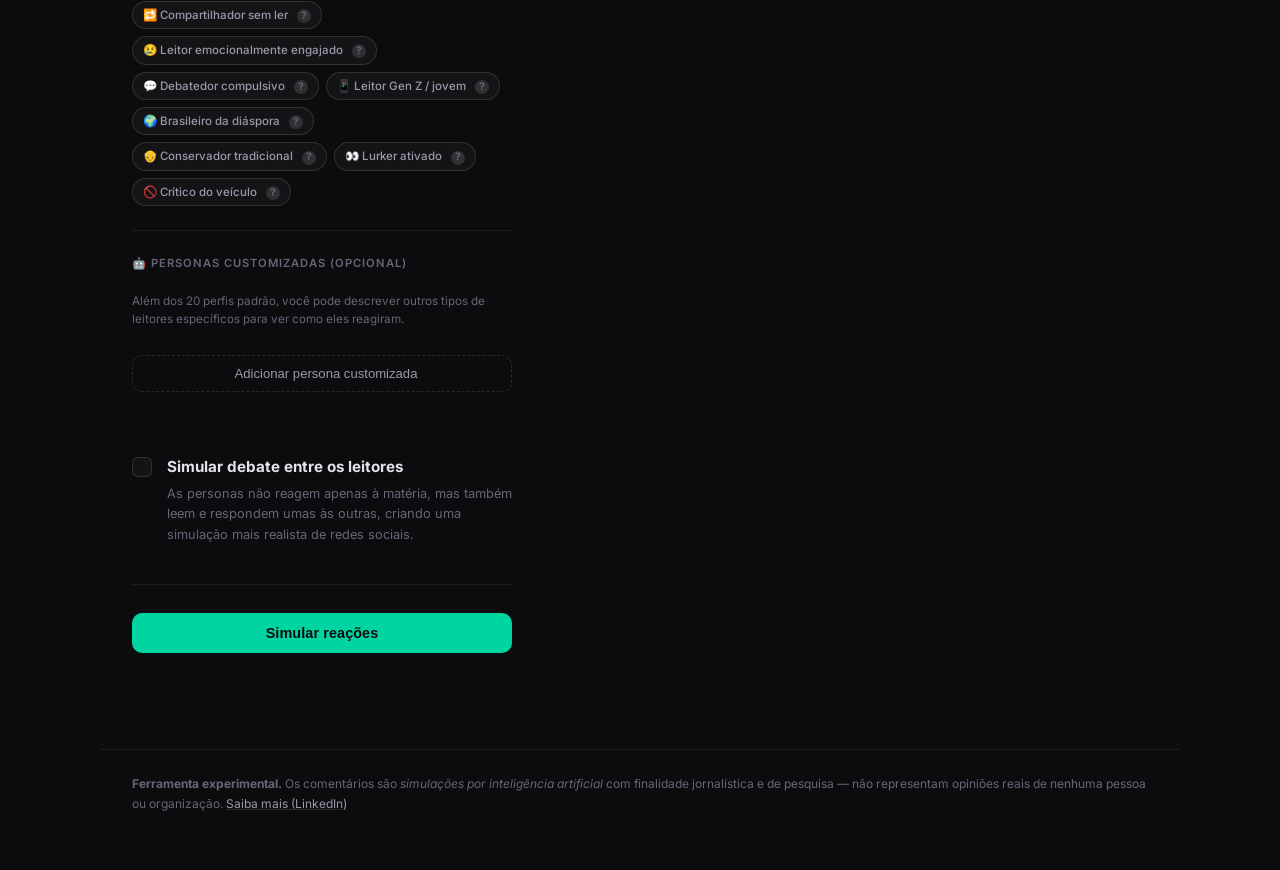
<file: simulador-reacoes/index.html>
<!DOCTYPE html>
<html lang="pt-BR">
<head>
  <meta charset="UTF-8">
  <meta name="viewport" content="width=device-width, initial-scale=1.0">
  <title>Simulador de reações a reportagens jornalísticas — LFT</title>
  <meta name="description" content="Simule como diferentes perfis de leitores reagem a uma reportagem jornalística antes de publicá-la.">
  <meta name="robots" content="noindex">
  <link rel="icon" type="image/png" href="../favicon.png">
  <link rel="preconnect" href="https://fonts.googleapis.com">
  <link rel="preconnect" href="https://fonts.gstatic.com" crossorigin>
  <link href="https://fonts.googleapis.com/css2?family=Inter:ital,wght@0,300;0,400;0,500;0,600;0,700;1,400&display=swap" rel="stylesheet">
  <link rel="stylesheet" href="style.css">
  <script defer src="/assets/course-banner.js?v=20261028-course3" data-df-course-loader></script>
</head>
<body>

  <!-- top bar -->
  <header class="topbar">
    <div class="topbar-inner">
      <a href="../index.html" class="topbar-brand">LFT<span class="dot">.</span></a>
      <span class="topbar-tag">ferramenta experimental</span>
      <a href="../index.html" class="topbar-back">← portfólio</a>
    </div>
  </header>

  <!-- hero -->
  <div class="hero">
    <h1>Simulador de reações a <span>reportagens jornalísticas</span></h1>
    <p>Cole o texto de uma matéria e veja como diferentes perfis de pessoas reagem — antes de publicar. <a href="https://www.linkedin.com/feed/update/urn:li:activity:7439332593113710592/" target="_blank" class="hero-link">Saiba mais sobre o projeto</a></p>
  </div>

  <!-- layout -->
  <main class="layout">

    <!-- left: form -->
    <form id="simForm" class="form-col" autocomplete="off" novalidate>

      <section class="form-section">
        <h2 class="section-label">Configuração da API</h2>

        <div class="form-group">
          <label class="form-label" for="providerSelect">Provedor</label>
          <select id="providerSelect" class="form-select">
            <option value="openai">OpenAI</option>
            <option value="gemini">Google Gemini</option>
            <option value="anthropic">Anthropic (Claude) — requer proxy CORS</option>
          </select>
        </div>

        <div class="form-group">
          <label class="form-label" for="modelSelect">Modelo</label>
          <select id="modelSelect" class="form-select"></select>
          <span class="form-hint" id="modelHint"></span>
        </div>

        <div class="form-group">
          <label class="form-label" for="apiKey">Chave de API</label>
          <div class="key-wrap">
            <input type="password" id="apiKey" class="form-input"
              placeholder="" autocomplete="off" spellcheck="false">
            <button type="button" class="key-toggle" id="keyToggle"
              title="Mostrar/ocultar" aria-label="Mostrar ou ocultar chave">👁️</button>
          </div>
          <span class="form-hint" id="keyHint">Salva só no seu navegador. Nunca enviada a nenhum servidor.</span>
        </div>

        <div id="corsWarning" class="cors-warning hidden">
          ⚠️ A API da Anthropic bloqueia chamadas diretas do navegador. Funciona apenas com um proxy CORS. Insira a URL base do proxy no campo abaixo.
        </div>
        <div class="form-group hidden" id="proxyGroup">
          <label class="form-label" for="proxyUrl">URL base do proxy</label>
          <input type="text" id="proxyUrl" class="form-input" placeholder="https://seu-proxy.com/v1">
        </div>
      </section>

      <div class="divider"></div>

      <section class="form-section">
        <h2 class="section-label">A matéria</h2>

        <div class="form-group">
          <label class="form-label" for="outletName">Veículo / publicação</label>
          <input type="text" id="outletName" class="form-input"
            placeholder="Nome do meio de comunicação">
        </div>

        <div class="form-group">
          <label class="form-label" for="articleText">Texto da matéria <span class="required">*</span></label>
          <textarea id="articleText" class="form-textarea"
            placeholder="Cole o título e o lead da sua matéria aqui. Pode ser um rascunho ou as informações principais que você planeja publicar."
            required></textarea>
        </div>

        <div class="form-group">
          <label class="form-label" for="contextText">Contexto adicional <span class="optional">(opcional)</span></label>
          <textarea id="contextText" class="form-textarea short"
            placeholder="Descreva brevemente os personagens centrais — quem são, qual cargo, qual o vínculo com a história."></textarea>
        </div>
      </section>

      <div class="divider"></div>

      <section class="form-section personas-section">
        <h2 class="section-label">Personas simuladas</h2>
        <div class="persona-chips">
          <!-- populated dynamically by app.js -->
        </div>
      </section>

      <div class="divider"></div>

      <section class="form-section">
        <h3 class="section-label">🤖 Personas customizadas (opcional)</h3>
        <p class="form-hint" style="margin-bottom: 15px;">
          Além dos 20 perfis padrão, você pode descrever outros tipos de leitores específicos para ver como eles reagiram.
        </p>
        
        <div id="custom-personas-container" class="custom-personas-list">
          <!-- rows added dynamically -->
        </div>

        <button type="button" class="btn-add-persona" id="addPersonaBtn">
          <i class="fas fa-plus"></i> Adicionar persona customizada
        </button>
      </section>

      <section class="form-section settings-section">
        <label class="checkbox-container">
          <input type="checkbox" id="socialMode">
          <span class="checkmark"></span>
          <span class="checkbox-label">
            <strong>Simular debate entre os leitores</strong>
            <p class="checkbox-help">As personas não reagem apenas à matéria, mas também leem e respondem umas às outras, criando uma simulação mais realista de redes sociais.</p>
          </span>
        </label>
      </section>

      <div class="divider"></div>

      <button type="submit" class="btn-simulate" id="submitBtn">
        Simular reações
      </button>

    </form>

    <!-- right: results -->
    <div class="results-col" id="rightPanel">

      <!-- post preview -->
      <div class="post-preview hidden" id="postPreview">
        <div class="post-outlet">
          <span id="previewOutlet" class="outlet-badge"></span>
          <span class="post-preview-label">pré-visualização</span>
        </div>
        <p class="post-title" id="previewTitle"></p>
        <p class="post-lead" id="previewBody"></p>
      </div>

      <!-- dynamic area -->
      <div id="resultsArea" class="results-area">
        <div id="results-content">
          <div class="empty-state">
            <span class="empty-icon">💡</span>
            <p class="empty-title">Aguardando texto</p>
            <p class="empty-desc">Cole sua matéria à esquerda e clique em "Simular reações" para ver as reações de diferentes personas antes da publicação.</p>
          </div>
        </div>
        <div id="analysis-report" class="analysis-report hidden"></div>
      </div>

    </div>

  </main>

  <!-- disclaimer -->
  <footer class="disclaimer">
    <p><strong>Ferramenta experimental.</strong> Os comentários são <em>simulações por inteligência artificial</em> com finalidade jornalística e de pesquisa — não representam opiniões reais de nenhuma pessoa ou organização. <a href="https://www.linkedin.com/feed/update/urn:li:activity:7439332593113710592/" target="_blank">Saiba mais (LinkedIn)</a></p>
  </footer>

  <script src="app.js"></script>
</body>
</html>
</file>
<file: acervo-temporario/styles.css>
:root {
  color-scheme: light;
  --bg: #f5f2ea;
  --bg-deep: #ede9de;
  --ink: #15181f;
  --ink-soft: #2b3038;
  --muted: #6b7280;
  --muted-soft: #8a909c;
  --line: #e0dbcc;
  --line-strong: #c9c3b1;
  --panel: #fdfcf7;
  --panel-elevated: #ffffff;
  --accent: #1a5d49;
  --accent-deep: #134635;
  --accent-soft: #e7efea;
  --accent-tint: #f0f5f1;
  --warning: #a16207;
  --warning-soft: #fef3c7;
  --danger: #9c1e21;
  --danger-soft: #f9e1e1;
  --radius-sm: 6px;
  --radius: 10px;
  --radius-lg: 14px;
  --shadow-sm: 0 1px 2px rgba(15, 18, 24, .04);
  --shadow: 0 1px 3px rgba(15, 18, 24, .06), 0 1px 2px rgba(15, 18, 24, .04);
  --shadow-lg: 0 8px 24px rgba(15, 18, 24, .08), 0 2px 6px rgba(15, 18, 24, .04);
  --font-sans: "Inter", -apple-system, BlinkMacSystemFont, "Segoe UI", Roboto, sans-serif;
  --font-serif: "Fraunces", Georgia, "Times New Roman", serif;
  --font-mono: "JetBrains Mono", ui-monospace, "SF Mono", Menlo, monospace;
}

* {
  box-sizing: border-box;
}

html {
  -webkit-font-smoothing: antialiased;
  -moz-osx-font-smoothing: grayscale;
  text-rendering: optimizeLegibility;
}

body {
  margin: 0;
  background:
    radial-gradient(circle at top right, rgba(26, 93, 73, .04), transparent 60%),
    var(--bg);
  background-attachment: fixed;
  color: var(--ink);
  font-family: var(--font-sans);
  font-size: 15px;
  line-height: 1.5;
  letter-spacing: -0.005em;
}

.shell {
  width: min(960px, calc(100% - 32px));
  margin: 56px auto 80px;
}

/* ─── Header ─────────────────────────────────────── */

header {
  margin-bottom: 32px;
}

.eyebrow {
  margin: 0 0 14px;
  color: var(--muted);
  font-size: 12px;
  font-weight: 600;
  text-transform: uppercase;
  letter-spacing: .12em;
}

.eyebrow::before {
  content: "";
  display: inline-block;
  width: 6px;
  height: 6px;
  border-radius: 50%;
  background: var(--accent);
  margin-right: 10px;
  vertical-align: middle;
  transform: translateY(-1px);
}

h1 {
  margin: 0;
  font-family: var(--font-serif);
  font-size: clamp(36px, 5vw, 50px);
  font-weight: 600;
  letter-spacing: -0.025em;
  line-height: 1.05;
  color: var(--ink);
}

.lede {
  max-width: 640px;
  margin-top: 14px;
  color: var(--ink-soft);
  font-size: 16px;
  line-height: 1.55;
}

/* ─── Painel base ─────────────────────────────────────── */

.panel {
  margin-top: 20px;
  padding: 26px 28px;
  background: var(--panel);
  border: 1px solid var(--line);
  border-radius: var(--radius-lg);
  box-shadow: var(--shadow-sm);
  transition: box-shadow .15s ease, border-color .15s ease;
}

.panel:hover {
  box-shadow: var(--shadow);
}

.panel-title {
  margin: 0 0 8px;
  font-family: var(--font-serif);
  font-size: 22px;
  font-weight: 600;
  letter-spacing: -0.015em;
  color: var(--ink);
}

.panel-sub {
  margin: 0 0 16px;
  color: var(--muted);
  font-size: 13.5px;
  line-height: 1.6;
}

.panel-sub strong {
  color: var(--ink-soft);
  font-weight: 600;
}

.panel-sub code {
  font-family: var(--font-mono);
  font-size: 12px;
  background: var(--bg-deep);
  padding: 2px 6px;
  border-radius: 4px;
  color: var(--ink-soft);
}

.ocr-results {
  display: grid;
  gap: 8px;
  max-height: 360px;
  overflow-y: auto;
  padding-right: 4px;
}

.ocr-result,
.ocr-finding {
  padding: 12px 14px;
  border: 1px solid var(--line);
  border-radius: var(--radius-sm);
  background: var(--panel-elevated);
}

.ocr-result {
  display: flex;
  align-items: center;
  justify-content: space-between;
  gap: 14px;
}

.ocr-result-label {
  display: flex;
  align-items: center;
  gap: 10px;
  min-width: 0;
  font-size: 14px;
  font-weight: 500;
  letter-spacing: 0;
  text-transform: none;
  cursor: pointer;
}

.ocr-result-label input {
  width: 18px;
  height: 18px;
  flex: none;
  accent-color: var(--accent);
}

.ocr-result a,
.ocr-finding a,
.notebook-link {
  color: var(--accent);
  font-size: 14px;
  font-weight: 600;
}

.ocr-result a { white-space: nowrap; }

.ocr-findings {
  display: grid;
  gap: 8px;
  margin-top: 16px;
}

.ocr-finding strong { font-size: 14px; }
.ocr-finding p { margin: 6px 0; font-size: 14px; }

#notebooklm-next {
  margin-top: 18px;
  padding: 16px;
  border: 1px solid var(--accent-soft);
  border-radius: var(--radius-sm);
  background: var(--accent-tint);
}

#notebooklm-next .panel-sub { margin-bottom: 8px; }

.ocr-bulk {
  margin-top: 20px;
  padding: 16px;
  border: 1px solid var(--line);
  border-radius: var(--radius-sm);
  background: var(--panel-elevated);
}

.ocr-bulk h3 { margin: 0 0 8px; font-size: 17px; }
.ocr-bulk .panel-sub { margin: 0 0 12px; }
.ocr-bulk .grid { margin-bottom: 10px; }

/* ─── Form ─────────────────────────────────────── */

.grid {
  display: grid;
  grid-template-columns: repeat(3, minmax(0, 1fr));
  gap: 18px;
}

.grid-3 {
  grid-template-columns: repeat(3, minmax(0, 1fr));
}

label {
  display: grid;
  gap: 8px;
  color: var(--ink-soft);
  font-size: 12px;
  font-weight: 600;
  letter-spacing: 0.01em;
  text-transform: uppercase;
}

input,
select,
button {
  font: inherit;
  border: 1px solid var(--line-strong);
  border-radius: var(--radius-sm);
  transition: border-color .12s ease, box-shadow .12s ease, background .12s ease;
}

input[type="text"],
input[type="password"],
input[type="date"],
input[type="number"],
input[type="file"],
select {
  width: 100%;
  min-height: 44px;
  padding: 0 12px;
  background: var(--panel-elevated);
  color: var(--ink);
  font-size: 14px;
  font-weight: 400;
  letter-spacing: 0;
  text-transform: none;
}

input[type="file"] {
  padding-top: 10px;
}

input:focus,
select:focus {
  outline: none;
  border-color: var(--accent);
  box-shadow: 0 0 0 3px var(--accent-soft);
}

input::placeholder {
  color: var(--muted-soft);
}

.checkbox-label {
  grid-column: 1 / -1;
  display: flex;
  align-items: center;
  gap: 12px;
  padding: 14px 16px;
  background: var(--bg-deep);
  border: 1px solid var(--line);
  border-radius: var(--radius-sm);
  font-size: 13.5px;
  font-weight: 500;
  text-transform: none;
  letter-spacing: 0;
  color: var(--ink-soft);
  cursor: pointer;
}

.checkbox-label:hover {
  background: var(--accent-tint);
  border-color: var(--accent-soft);
}

.checkbox-label input {
  width: 18px;
  height: 18px;
  min-height: 0;
  margin: 0;
  accent-color: var(--accent);
  cursor: pointer;
}

/* ─── Botões ─────────────────────────────────────── */

.actions {
  display: flex;
  gap: 10px;
  margin-top: 22px;
  flex-wrap: wrap;
}

button {
  min-height: 42px;
  padding: 0 18px;
  background: var(--accent);
  color: white;
  border-color: var(--accent);
  cursor: pointer;
  font-weight: 600;
  font-size: 14px;
  letter-spacing: -0.005em;
  box-shadow: var(--shadow-sm);
}

button:not(:disabled):hover {
  background: var(--accent-deep);
  border-color: var(--accent-deep);
  transform: translateY(-1px);
  box-shadow: var(--shadow);
}

button:not(:disabled):active {
  transform: translateY(0);
}

button.secondary {
  background: var(--panel-elevated);
  color: var(--accent);
  border-color: var(--line-strong);
  box-shadow: none;
}

button.secondary:not(:disabled):hover {
  background: var(--accent-tint);
  border-color: var(--accent);
}

button:disabled {
  cursor: not-allowed;
  opacity: .5;
  transform: none;
}

#stop-button {
  background: var(--panel-elevated);
  color: var(--danger);
  border-color: #d9b3b4;
  box-shadow: none;
}

#stop-button:not(:disabled):hover {
  background: var(--danger-soft);
  border-color: var(--danger);
  color: var(--danger);
}

/* ─── Cobertura ─────────────────────────────────────── */

.coverage-note {
  margin: 22px 0 0;
  padding: 14px 18px;
  background: var(--warning-soft);
  border: 1px solid #f3d68b;
  border-left: 3px solid var(--warning);
  border-radius: var(--radius-sm);
  color: var(--ink-soft);
  font-size: 13px;
  line-height: 1.6;
}

.coverage-note strong {
  color: var(--ink);
  font-weight: 600;
}

/* ─── Opções avançadas ─────────────────────────────────────── */

.advanced {
  margin-top: 18px;
  padding-top: 18px;
  border-top: 1px solid var(--line);
}

.advanced > summary {
  cursor: pointer;
  font-size: 12px;
  font-weight: 600;
  letter-spacing: .04em;
  text-transform: uppercase;
  color: var(--muted);
  padding: 4px 0;
  list-style: none;
  user-select: none;
  display: flex;
  align-items: center;
  gap: 8px;
}

.advanced > summary::-webkit-details-marker { display: none; }

.advanced > summary::before {
  content: "›";
  display: inline-block;
  transition: transform .2s ease;
  color: var(--accent);
  font-size: 16px;
  line-height: 0;
}

.advanced[open] > summary::before {
  transform: rotate(90deg);
}

.advanced[open] > summary {
  color: var(--ink-soft);
}

.advanced > .grid {
  margin-top: 16px;
}

.field-hint {
  font-size: 11.5px;
  font-weight: 400;
  color: var(--muted);
  text-transform: none;
  letter-spacing: 0;
  line-height: 1.45;
}

/* ─── Overall (status + progress) ─────────────────────────────────────── */

.overall-row {
  display: flex;
  align-items: flex-start;
  justify-content: space-between;
  gap: 18px;
}

.overall-row strong {
  font-family: var(--font-serif);
  font-size: 22px;
  font-weight: 600;
  letter-spacing: -0.015em;
  color: var(--ink);
}

.overall-row p {
  margin: 4px 0 0;
  color: var(--muted);
  font-size: 13.5px;
  line-height: 1.55;
}

#count {
  color: var(--muted);
  font-size: 12px;
  font-weight: 600;
  text-transform: uppercase;
  letter-spacing: .06em;
  white-space: nowrap;
  background: var(--bg-deep);
  padding: 6px 12px;
  border-radius: 999px;
}

.overall-progress {
  display: flex;
  align-items: center;
  gap: 14px;
  margin: 18px 0 22px;
}

.overall-bar {
  flex: 1;
  height: 8px;
  border-radius: 999px;
  background: var(--bg-deep);
  overflow: hidden;
  position: relative;
}

#overall-fill {
  height: 100%;
  width: 0%;
  background: linear-gradient(90deg, var(--accent) 0%, var(--accent-deep) 100%);
  border-radius: 999px;
  transition: width .25s ease;
}

#overall-percent {
  font-variant-numeric: tabular-nums;
  font-size: 13px;
  font-weight: 600;
  color: var(--ink-soft);
  min-width: 44px;
  text-align: right;
}

/* ─── Task list ─────────────────────────────────────── */

.task-list {
  list-style: none;
  margin: 0;
  padding: 0;
  display: grid;
  gap: 8px;
}

.task-item {
  display: grid;
  grid-template-columns: 26px 1fr auto;
  grid-template-rows: auto auto;
  column-gap: 14px;
  row-gap: 5px;
  align-items: center;
  padding: 14px 16px;
  border: 1px solid var(--line);
  border-radius: var(--radius);
  background: var(--panel-elevated);
  transition: border-color .15s ease, background .15s ease;
}

.task-item[data-status="running"] {
  border-color: var(--accent);
  background: var(--accent-tint);
}

.task-item[data-status="done"] {
  border-color: #cbe0d3;
  background: linear-gradient(90deg, var(--accent-tint) 0%, var(--panel-elevated) 60%);
}

.task-item[data-status="error"] {
  border-color: #d9b3b4;
  background: var(--danger-soft);
}

.task-icon {
  grid-row: 1 / 3;
  width: 24px;
  height: 24px;
  border-radius: 50%;
  background: var(--panel-elevated);
  border: 1.5px solid var(--line-strong);
  display: grid;
  place-items: center;
  font-size: 13px;
  font-weight: 700;
  color: var(--muted);
  transition: all .15s ease;
}

.task-item[data-status="running"] .task-icon {
  border-color: var(--accent);
  color: var(--accent);
  background: var(--panel-elevated);
  animation: pulse 1.4s ease-in-out infinite;
}

.task-item[data-status="done"] .task-icon {
  background: var(--accent);
  color: white;
  border-color: var(--accent);
}

.task-item[data-status="error"] .task-icon {
  background: var(--danger);
  color: white;
  border-color: var(--danger);
}

.task-item[data-status="skipped"] .task-icon {
  color: var(--muted-soft);
}

@keyframes pulse {
  0%, 100% { transform: scale(1); box-shadow: 0 0 0 0 var(--accent-soft); }
  50% { transform: scale(1.08); box-shadow: 0 0 0 6px rgba(26, 93, 73, 0); }
}

.task-label {
  font-family: var(--font-serif);
  font-size: 15px;
  font-weight: 600;
  letter-spacing: -0.01em;
  color: var(--ink);
}

.task-detail {
  grid-column: 2 / 3;
  font-size: 12.5px;
  color: var(--muted);
  line-height: 1.45;
}

.task-count {
  grid-row: 1 / 3;
  font-variant-numeric: tabular-nums;
  font-family: var(--font-mono);
  font-size: 12px;
  color: var(--muted);
  min-width: 70px;
  text-align: right;
}

.task-bar {
  grid-column: 2 / 4;
  margin-top: 4px;
  height: 3px;
  border-radius: 999px;
  background: rgba(15, 18, 24, .06);
  overflow: hidden;
}

.task-bar-fill {
  height: 100%;
  width: 0%;
  background: var(--accent);
  border-radius: 999px;
  transition: width .2s ease;
}

.task-item[data-status="done"] .task-bar-fill {
  background: #5fa386;
}

.task-item[data-status="error"] .task-bar-fill {
  background: var(--danger);
}

/* ─── Log ─────────────────────────────────────── */

#log {
  min-height: 140px;
  max-height: 320px;
  overflow: auto;
  margin: 0;
  padding: 16px 18px;
  background: #161a20;
  color: #c7d0db;
  border-radius: var(--radius);
  font-family: var(--font-mono);
  font-size: 11.5px;
  line-height: 1.65;
  white-space: pre-wrap;
  border: 1px solid #1f242c;
}

#log::-webkit-scrollbar {
  width: 8px;
}

#log::-webkit-scrollbar-track {
  background: transparent;
}

#log::-webkit-scrollbar-thumb {
  background: #2f3540;
  border-radius: 999px;
}

/* ─── Mobile ─────────────────────────────────────── */

@media (max-width: 760px) {
  .shell {
    margin: 32px auto 48px;
  }

  .grid {
    grid-template-columns: 1fr;
    gap: 14px;
  }

  .panel {
    padding: 20px 18px;
  }

  .ocr-result {
    align-items: flex-start;
    flex-direction: column;
    gap: 6px;
  }

  h1 {
    font-size: 32px;
  }

  .task-item {
    grid-template-columns: 26px 1fr;
    grid-template-rows: auto auto auto;
  }

  .task-count {
    grid-column: 2 / 3;
    grid-row: 2 / 3;
    text-align: left;
  }

  .task-bar {
    grid-column: 1 / 3;
    grid-row: 3 / 4;
  }
}
</file>
<file: simulador-reacoes/style.css>
/* ===================================================
   Simulador de reações — style.css
   Minimalist dark theme
   =================================================== */

@import url('https://fonts.googleapis.com/css2?family=Inter:ital,wght@0,300;0,400;0,500;0,600;0,700;1,400&display=swap');

:root {
  --bg:         #0c0c0e;
  --surface:    #141417;
  --border:     rgba(255,255,255,0.07);
  --border-mid: rgba(255,255,255,0.12);
  --accent:     #00d4a0;
  --danger:     #ff4d6d;
  --warning:    #ffb400;
  --purple:     #8b7cf8;
  --muted:      #666677;
  --subdued:    #999aaa;
  --text:       #e2e2ea;
  --radius:     10px;

  /* sentiment */
  --s-pos: #00d4a0;
  --s-crit: #ff4d6d;
  --s-neu: #ffb400;
  --s-mix: #8b7cf8;
}

*, *::before, *::after { box-sizing: border-box; margin: 0; padding: 0; }
html { scroll-behavior: smooth; }

body {
  font-family: 'Inter', -apple-system, sans-serif;
  background: var(--bg);
  color: var(--text);
  line-height: 1.6;
  min-height: 100vh;
  font-size: 15px;
}

/* ——— TOP BAR ——————————————————————————————————————— */
.topbar {
  border-bottom: 1px solid var(--border);
  padding: 0 32px;
  position: sticky; top: 0; z-index: 100;
  background: rgba(12,12,14,0.9);
  backdrop-filter: blur(16px);
}
.topbar-inner {
  max-width: 1080px; margin: 0 auto;
  height: 52px;
  display: flex; align-items: center; gap: 16px;
}
.topbar-brand {
  font-weight: 700; font-size: 1rem; color: var(--text);
  text-decoration: none; letter-spacing: -0.3px;
}
.topbar-brand .dot { color: var(--accent); }
.topbar-tag {
  font-size: 0.7rem; letter-spacing: 0.5px;
  color: var(--muted);
  border: 1px solid var(--border-mid);
  border-radius: 20px; padding: 2px 9px;
}
.topbar-back {
  margin-left: auto;
  font-size: 0.8rem; color: var(--muted);
  text-decoration: none; transition: color 0.18s;
}
.topbar-back:hover { color: var(--accent); }

/* ——— HERO —————————————————————————————————————————— */
.hero {
  max-width: 1080px; margin: 0 auto;
  padding: 64px 32px 48px;
  border-bottom: 1px solid var(--border);
}
.hero h1 {
  font-size: clamp(1.7rem, 3.5vw, 2.4rem);
  font-weight: 700; letter-spacing: -0.8px;
  line-height: 1.15; margin-bottom: 14px;
  color: var(--text);
}
.hero h1 span { color: var(--accent); }
.hero p {
  font-size: 0.95rem; color: var(--subdued);
  max-width: 600px; line-height: 1.7;
}
.hero-link {
  color: var(--accent);
  text-decoration: none;
  font-weight: 500;
  margin-left: 8px;
  border-bottom: 1px solid rgba(0, 212, 160, 0.2);
  transition: border-color 0.18s;
}
.hero-link:hover {
  border-bottom-color: var(--accent);
}
.disclaimer a {
  color: var(--subdued);
  text-decoration: underline;
  text-decoration-color: var(--border-mid);
  transition: color 0.18s;
}
.disclaimer a:hover {
  color: var(--accent);
}

/* ——— LAYOUT ————————————————————————————————————————— */
.layout {
  max-width: 1080px; margin: 0 auto;
  padding: 48px 32px 96px;
  display: grid;
  grid-template-columns: 380px 1fr;
  gap: 64px;
  align-items: start;
}
@media (max-width: 800px) {
  .layout { grid-template-columns: 1fr; gap: 40px; }
  .hero, .layout, .disclaimer { padding-left: 20px; padding-right: 20px; }
}

/* ——— FORM COLUMN ——————————————————————————————————— */
.form-col { display: flex; flex-direction: column; gap: 0; }

.form-section { padding: 24px 0; }
.form-section:first-child { padding-top: 0; }

.section-label {
  font-size: 0.7rem;
  font-weight: 600;
  letter-spacing: 1px;
  text-transform: uppercase;
  color: var(--muted);
  margin-bottom: 20px;
}

.divider {
  height: 1px;
  background: var(--border);
}

.form-group { display: flex; flex-direction: column; gap: 6px; margin-bottom: 16px; }
.form-group:last-child { margin-bottom: 0; }

.form-label {
  font-size: 0.82rem; font-weight: 500; color: var(--subdued);
}
.required { color: var(--accent); font-weight: 400; margin-left: 2px; }
.optional { font-weight: 400; color: var(--muted); font-style: italic; }

.form-input, .form-textarea, .form-select {
  background: var(--surface);
  border: 1px solid var(--border);
  border-radius: var(--radius);
  color: var(--text);
  font-family: inherit; font-size: 0.875rem;
  padding: 9px 13px;
  transition: border-color 0.18s, box-shadow 0.18s;
  resize: vertical; width: 100%;
  appearance: none;
}
.form-input:focus, .form-textarea:focus, .form-select:focus {
  outline: none;
  border-color: rgba(0,212,160,0.4);
  box-shadow: 0 0 0 3px rgba(0,212,160,0.06);
}
.form-textarea { min-height: 130px; }
.form-textarea.short { min-height: 76px; }
.form-input::placeholder, .form-textarea::placeholder { color: var(--muted); }
.form-hint { font-size: 0.73rem; color: var(--muted); line-height: 1.5; }

/* ——— Checkbox / Toggles ———————————————————————————— */
.checkbox-container {
  display: flex;
  align-items: flex-start;
  position: relative;
  padding-left: 35px;
  cursor: pointer;
  user-select: none;
  margin: 15px 0;
}
.checkbox-container input {
  position: absolute;
  opacity: 0;
  cursor: pointer;
  height: 0; width: 0;
}
.checkmark {
  position: absolute;
  top: 2px; left: 0;
  height: 20px; width: 20px;
  background-color: var(--surface);
  border: 1px solid var(--border-mid);
  border-radius: 6px;
  transition: all 0.2s;
}
.checkbox-container:hover input ~ .checkmark {
  border-color: var(--accent);
}
.checkbox-container input:checked ~ .checkmark {
  background-color: var(--accent);
  border-color: var(--accent);
}
.checkmark:after {
  content: "";
  position: absolute;
  display: none;
}
.checkbox-container input:checked ~ .checkmark:after {
  display: block;
}
.checkbox-container .checkmark:after {
  left: 6px; top: 2px;
  width: 5px; height: 10px;
  border: solid #0c0c0e;
  border-width: 0 2px 2px 0;
  transform: rotate(45deg);
}
.checkbox-label {
  display: flex;
  flex-direction: column;
}
.checkbox-label strong {
  font-size: 0.95rem;
  color: var(--text);
}
.checkbox-help {
  font-size: 0.8rem;
  color: var(--muted);
  margin-top: 4px;
}

.key-wrap { position: relative; display: flex; }
.key-wrap .form-input { padding-right: 40px; font-family: monospace; letter-spacing: 0.5px; }
.key-toggle {
  position: absolute; right: 0; top: 0; bottom: 0; width: 38px;
  background: none; border: none; cursor: pointer;
  color: var(--muted); font-size: 0.8rem;
  display: flex; align-items: center; justify-content: center;
  transition: color 0.18s;
}
.key-toggle:hover { color: var(--accent); }

/* ——— PERSONAS ——————————————————————————————————————— */
.persona-chips { display: flex; flex-wrap: wrap; gap: 7px; }
.chip {
  font-size: 0.72rem; font-weight: 500;
  padding: 4px 10px; border-radius: 20px;
  background: var(--surface);
  border: 1px solid var(--border-mid);
  color: var(--subdued);
  white-space: nowrap;
}
.chip-red    { border-color: rgba(255,77,109,0.25); color: #ff8099; }
.chip-yellow { border-color: rgba(255,180,0,0.25);  color: #ffc840; }
.chip-blue   { border-color: rgba(139,124,248,0.25); color: #a89df9; }
.chip-dark   { border-color: rgba(255,255,255,0.06); color: var(--muted); }
.chip-section {
  width: 100%;
  font-size: 0.62rem;
  font-weight: 700;
  letter-spacing: 1px;
  text-transform: uppercase;
  color: var(--muted);
  background: none;
  border: none;
  padding: 6px 0 2px;
  margin-top: 4px;
}

/* ——— LOADER STATE —————————————————————————————————————— */
.loader-state {
  display: flex; flex-direction: column; gap: 8px;
  margin-bottom: 16px;
}
.loader-header {
  display: flex; justify-content: space-between; align-items: center;
  font-size: 0.78rem;
}
.loader-label { color: var(--subdued); transition: color 0.3s; }
.loader-count  { color: var(--muted); font-variant-numeric: tabular-nums; }
.loader-bar-track {
  height: 2px; background: var(--border);
  border-radius: 2px; overflow: hidden;
}
.loader-bar-fill {
  height: 100%; width: 0%;
  background: var(--accent);
  border-radius: 2px;
  transition: width 0.7s ease;
}

/* ——— SIMULATE BUTTON ———————————————————————————————— */
.btn-simulate {
  margin-top: 28px;
  width: 100%;
  padding: 12px 20px;
  font-size: 0.9rem; font-weight: 600;
  background: var(--accent);
  color: #0c0c0e;
  border: none; border-radius: var(--radius);
  cursor: pointer;
  transition: opacity 0.18s, transform 0.15s;
  letter-spacing: 0.1px;
}
.btn-simulate:hover:not(:disabled) { opacity: 0.88; transform: translateY(-1px); }
.btn-simulate:active:not(:disabled) { transform: translateY(0); opacity: 1; }
.btn-simulate:disabled { opacity: 0.4; cursor: not-allowed; transform: none; }

/* ——— RESULTS COLUMN ————————————————————————————————— */
.results-col { display: flex; flex-direction: column; gap: 24px; }

/* Post preview */
.post-preview {
  border: 1px solid var(--border-mid);
  border-radius: var(--radius);
  overflow: hidden;
}
.post-outlet {
  display: flex; align-items: center; gap: 10px;
  padding: 10px 16px;
  border-bottom: 1px solid var(--border);
}
.outlet-badge {
  font-size: 0.68rem; font-weight: 800; letter-spacing: 1px;
  text-transform: uppercase;
  background: #bb1919; color: #fff;
  padding: 2px 7px; border-radius: 3px;
}
.post-preview-label {
  font-size: 0.72rem; color: var(--muted); letter-spacing: 0.3px;
}
.post-title {
  font-size: 1rem; font-weight: 700; line-height: 1.4;
  padding: 14px 16px 6px; color: var(--text);
}
.post-lead {
  font-size: 0.82rem; color: var(--subdued); line-height: 1.65;
  padding: 0 16px 14px;
  display: -webkit-box; -webkit-line-clamp: 3; -webkit-box-orient: vertical;
  overflow: hidden;
}

/* ——— EMPTY STATE ———————————————————————————————————— */
.results-area { display: flex; flex-direction: column; gap: 16px; }
.empty-state {
  padding: 56px 24px; text-align: center;
  display: flex; flex-direction: column; align-items: center; gap: 10px;
}
.empty-icon { font-size: 2rem; opacity: 0.4; }
.empty-title { font-size: 0.9rem; font-weight: 600; color: var(--subdued); }
.empty-desc { font-size: 0.8rem; color: var(--muted); max-width: 300px; line-height: 1.65; }

/* ——— SKELETON ——————————————————————————————————————— */
.skeleton-feed { display: flex; flex-direction: column; gap: 12px; }
.skeleton-card {
  border: 1px solid var(--border); border-radius: var(--radius);
  padding: 14px 16px; display: flex; gap: 12px;
}
.skeleton-avatar {
  width: 36px; height: 36px; min-width: 36px;
  background: var(--surface); border-radius: 50%;
  animation: shimmer 1.5s ease-in-out infinite;
}
.skeleton-lines { flex: 1; display: flex; flex-direction: column; gap: 8px; padding-top: 4px; }
.skeleton-line {
  height: 10px; border-radius: 5px;
  background: var(--surface);
  animation: shimmer 1.5s ease-in-out infinite;
}
.skeleton-line.s { width: 35%; }
.skeleton-line.m { width: 60%; }
.skeleton-line.l { width: 88%; }
.skeleton-line.f { width: 100%; }
.skeleton-card:nth-child(2) * { animation-delay: 0.2s; }
.skeleton-card:nth-child(3) * { animation-delay: 0.4s; }
.skeleton-card:nth-child(4) * { animation-delay: 0.6s; }
@keyframes shimmer { 0%,100% { opacity:0.35; } 50% { opacity: 0.7; } }

/* ——— COMMENT CARDS ————————————————————————————————— */
.comments-header {
  display: flex; align-items: center; gap: 10px;
  font-size: 0.78rem; font-weight: 600; color: var(--subdued);
  letter-spacing: 0.3px;
}
.comments-count {
  font-size: 0.7rem; padding: 2px 8px; border-radius: 20px;
  background: rgba(0,212,160,0.1); color: var(--accent);
  border: 1px solid rgba(0,212,160,0.2);
}

.comments-feed { display: flex; flex-direction: column; gap: 10px; }

.comment-card {
  border: 1px solid var(--border);
  border-radius: var(--radius);
  padding: 13px 15px;
  display: flex; gap: 12px;
  position: relative; overflow: hidden;
  transition: border-color 0.18s;
  animation: fadeUp 0.35s ease both;
}
.comment-card:hover { border-color: var(--border-mid); }

.comment-card:nth-child(1) { animation-delay: 0.04s; }
.comment-card:nth-child(2) { animation-delay: 0.08s; }
.comment-card:nth-child(3) { animation-delay: 0.12s; }
.comment-card:nth-child(4) { animation-delay: 0.16s; }
.comment-card:nth-child(5) { animation-delay: 0.2s;  }
.comment-card:nth-child(6) { animation-delay: 0.24s; }
.comment-card:nth-child(7) { animation-delay: 0.28s; }
.comment-card:nth-child(8) { animation-delay: 0.32s; }
.comment-card:nth-child(9) { animation-delay: 0.36s; }
.comment-card:nth-child(10){ animation-delay: 0.4s;  }

@keyframes fadeUp {
  from { opacity: 0; transform: translateY(8px); }
  to   { opacity: 1; transform: translateY(0); }
}

/* Sentiment left accent */
.comment-card::before {
  content: '';
  position: absolute; left: 0; top: 8px; bottom: 8px;
  width: 2px; border-radius: 2px;
}
.comment-card[data-sentiment="positive"]::before { background: var(--s-pos); }
.comment-card[data-sentiment="critical"]::before  { background: var(--s-crit); }
.comment-card[data-sentiment="neutral"]::before   { background: var(--s-neu); }
.comment-card[data-sentiment="mixed"]::before     { background: var(--s-mix); }

.comment-avatar {
  font-size: 1.3rem; width: 36px; height: 36px; min-width: 36px;
  display: flex; align-items: center; justify-content: center;
}
.comment-body { flex: 1; min-width: 0; }
.comment-meta {
  display: flex; align-items: center; gap: 7px; flex-wrap: wrap;
  margin-bottom: 5px;
}
.comment-name { font-size: 0.82rem; font-weight: 600; color: var(--text); }
.comment-role {
  font-size: 0.68rem; color: var(--muted);
  background: var(--surface); border: 1px solid var(--border);
  padding: 1px 6px; border-radius: 8px;
}
.comment-text { font-size: 0.84rem; color: var(--subdued); line-height: 1.6; }

/* Likes */
.comment-likes {
  margin-top: 8px;
  font-size: 0.72rem; color: var(--muted);
  display: flex; align-items: center; gap: 4px;
}

/* Top comment badge */
.top-badge {
  font-size: 0.65rem; font-weight: 600;
  background: rgba(255,180,0,0.12);
  color: #ffc840;
  border: 1px solid rgba(255,180,0,0.25);
  padding: 1px 7px; border-radius: 20px;
}
.comment-card--top {
  border-color: rgba(255,180,0,0.25);
  background: rgba(255,180,0,0.03);
}

/* Thread replies */
.thread-block {
  margin: 4px 0 8px 40px;
  border-left: 2px solid var(--border-mid);
  padding-left: 14px;
  display: flex; flex-direction: column; gap: 10px;
  animation: fadeUp 0.35s ease both;
}
.thread-header {
  font-size: 0.68rem; font-weight: 600;
  letter-spacing: 0.3px; color: var(--muted);
  text-transform: uppercase; margin-bottom: 2px;
}
.thread-reply {
  display: flex; gap: 9px; align-items: flex-start;
}
.thread-avatar { font-size: 1rem; line-height: 1.4; }
.thread-reply-body { flex: 1; }
.thread-reply-name { font-size: 0.78rem; font-weight: 600; color: var(--text); margin-right: 6px; }
.thread-reply-role { font-size: 0.65rem; color: var(--muted); }
.thread-reply-text { font-size: 0.8rem; color: var(--subdued); line-height: 1.55; margin-top: 3px; }

/* ——— LEGEND ————————————————————————————————————————— */
.legend {
  display: flex; flex-wrap: wrap; gap: 12px;
  font-size: 0.72rem; color: var(--muted);
}
.legend-item { display: flex; align-items: center; gap: 5px; }
.legend-dot { width: 7px; height: 7px; border-radius: 50%; }

/* ——— ERROR STATE ———————————————————————————————————— */
.error-state {
  padding: 32px 20px; text-align: center;
  border: 1px solid rgba(255,77,109,0.15);
  border-radius: var(--radius);
  display: flex; flex-direction: column; align-items: center; gap: 8px;
}
.error-state .err-icon { font-size: 1.5rem; }
.error-state .err-title { font-size: 0.85rem; font-weight: 600; color: var(--danger); }
.error-state .err-desc  { font-size: 0.78rem; color: var(--muted); max-width: 320px; line-height: 1.6; }

/* ——— DISCLAIMER ————————————————————————————————————— */
.disclaimer {
  max-width: 1080px; margin: 0 auto;
  padding: 0 32px 56px;
  font-size: 0.75rem; color: var(--muted); line-height: 1.65;
  border-top: 1px solid var(--border); padding-top: 24px;
}

/* ——— CORS warning ——————————————————————————————————————— */
.cors-warning {
  font-size: 0.78rem;
  color: #ffc840;
  background: rgba(255,180,0,0.06);
  border: 1px solid rgba(255,180,0,0.2);
  border-radius: var(--radius);
  padding: 10px 13px;
  line-height: 1.6;
  margin-bottom: 8px;
}

/* ——— UTILS —————————————————————————————————————————— */
.hidden { display: none !important; }
::-webkit-scrollbar { width: 5px; }
::-webkit-scrollbar-thumb { background: rgba(255,255,255,0.08); border-radius: 3px; }

/* ——— CUSTOM PERSONAS ———————————————————————————————— */
.custom-personas-list {
  display: flex;
  flex-direction: column;
  gap: 12px;
  margin-bottom: 12px;
}
.custom-persona-row {
  display: flex;
  flex-direction: column;
  gap: 8px;
  background: rgba(255,255,255,0.02);
  border: 1px solid var(--border);
  padding: 12px;
  border-radius: var(--radius);
  position: relative;
  animation: fadeUp 0.3s ease both;
}
.btn-remove-persona {
  position: absolute;
  top: 8px;
  right: 8px;
  background: none;
  border: none;
  color: var(--muted);
  cursor: pointer;
  padding: 4px;
  font-size: 0.75rem;
  transition: color 0.18s;
}
.btn-remove-persona:hover { color: var(--danger); }

.btn-add-persona {
  width: 100%;
  padding: 10px;
  background: none;
  border: 1px dashed var(--border-mid);
  color: var(--subdued);
  border-radius: var(--radius);
  font-size: 0.82rem;
  font-weight: 500;
  cursor: pointer;
  transition: all 0.18s;
  display: flex;
  align-items: center;
  justify-content: center;
  gap: 8px;
}
.btn-add-persona:hover {
  border-color: var(--accent);
  color: var(--accent);
  background: rgba(0,212,160,0.03);
}

/* ——— TOOLTIPS —————————————————————————————————————— */
.info-icon {
  display: inline-flex;
  align-items: center; justify-content: center;
  width: 14px; height: 14px;
  background: var(--border-mid);
  color: var(--muted);
  font-size: 0.65rem; font-weight: 700;
  border-radius: 50%;
  margin-left: 6px;
  cursor: help;
  transition: all 0.18s;
  position: relative;
}
.info-icon:hover {
  background: var(--accent);
  color: #0c0c0e;
}

.tooltip {
  position: absolute;
  bottom: 125%;
  left: 50%;
  transform: translateX(-50%) translateY(5px);
  width: 220px;
  background: var(--surface);
  border: 1px solid var(--border-mid);
  padding: 12px;
  border-radius: 8px;
  box-shadow: 0 10px 25px rgba(0,0,0,0.5);
  font-size: 0.78rem;
  line-height: 1.5;
  color: var(--subdued);
  font-weight: 400;
  z-index: 1000;
  pointer-events: none;
  opacity: 0;
  transition: opacity 0.2s, transform 0.2s;
  white-space: normal;
  text-align: left;
  backdrop-filter: blur(8px);
}
.tooltip::after {
  content: '';
  position: absolute;
  top: 100%; left: 50%;
  border: 6px solid transparent;
  border-top-color: var(--border-mid);
  margin-left: -6px;
}
.info-icon:hover .tooltip {
  opacity: 1;
  transform: translateX(-50%) translateY(0);
}

/* Adjust tooltip position if it hits the edge */
.persona-chips .tooltip {
  bottom: auto;
  top: 130%;
}
.persona-chips .tooltip::after {
  top: auto;
  bottom: 100%;
  border-top-color: transparent;
  border-bottom-color: var(--border-mid);
}


/* ——— ANALYSIS REPORT DASHBOARD ———————————————————————— */
.analysis-report {
  background: linear-gradient(135deg, rgba(0, 212, 160, 0.05) 0%, rgba(255, 255, 255, 0.02) 100%);
  border: 1px solid var(--accent);
  border-radius: 12px;
  padding: 24px;
  margin-bottom: 32px;
  box-shadow: 0 15px 35px rgba(0,212,160,0.08);
  animation: slideDown 0.4s ease-out;
}
@keyframes slideDown {
  from { opacity: 0; transform: translateY(-20px); }
  to { opacity: 1; transform: translateY(0); }
}

.report-header {
  display: flex;
  align-items: center;
  gap: 12px;
  margin-bottom: 20px;
  border-bottom: 1px solid rgba(0, 212, 160, 0.2);
  padding-bottom: 12px;
}
.report-title {
  font-size: 1.1rem;
  font-weight: 700;
  color: var(--accent);
  text-transform: uppercase;
  letter-spacing: 0.05em;
  margin: 0;
}

.report-grid {
  display: grid;
  grid-template-columns: 1fr 1fr;
  gap: 20px;
}
@media (max-width: 768px) {
  .report-grid { grid-template-columns: 1fr; }
}

.report-card {
  background: rgba(255, 255, 255, 0.03);
  padding: 16px;
  border-radius: 8px;
  border: 1px solid var(--border-mid);
}
.report-card h4 {
  margin: 0 0 12px 0;
  color: var(--subdued);
  font-size: 0.8rem;
  text-transform: uppercase;
}
.report-card ul {
  list-style: none;
  padding: 0;
  margin: 0;
}
.report-card li {
  font-size: 0.9rem;
  margin-bottom: 8px;
  position: relative;
  padding-left: 20px;
  line-height: 1.4;
  color: var(--subdued);
}
.report-card li::before {
  content: '→';
  position: absolute;
  left: 0;
  color: var(--accent);
}

.report-verdict {
  margin-top: 20px;
  padding-top: 15px;
  border-top: 1px solid var(--border-mid);
}
.report-verdict h4 { color: var(--accent); margin-bottom: 8px; font-size: 0.85rem; text-transform: uppercase; }
.report-verdict p { font-size: 0.95rem; line-height: 1.6; color: var(--text); font-style: italic; margin: 0; }
</file>
